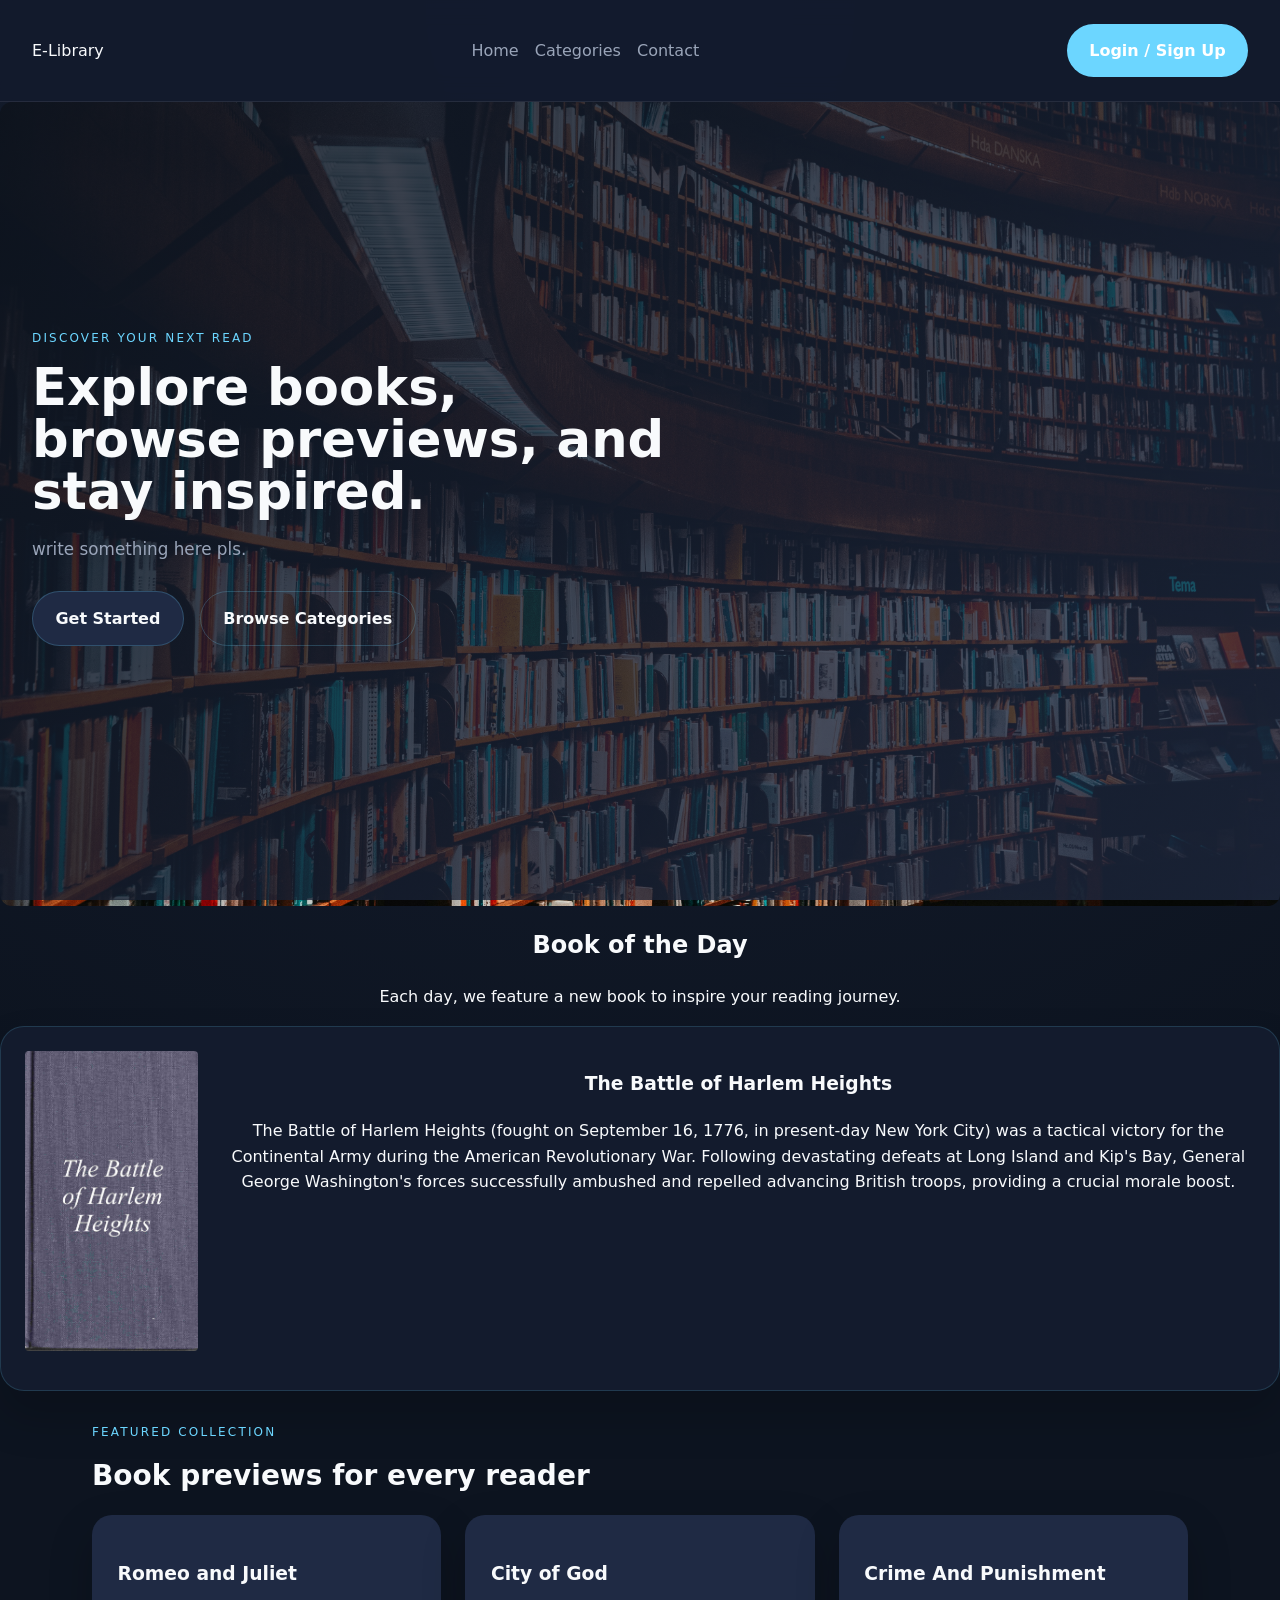
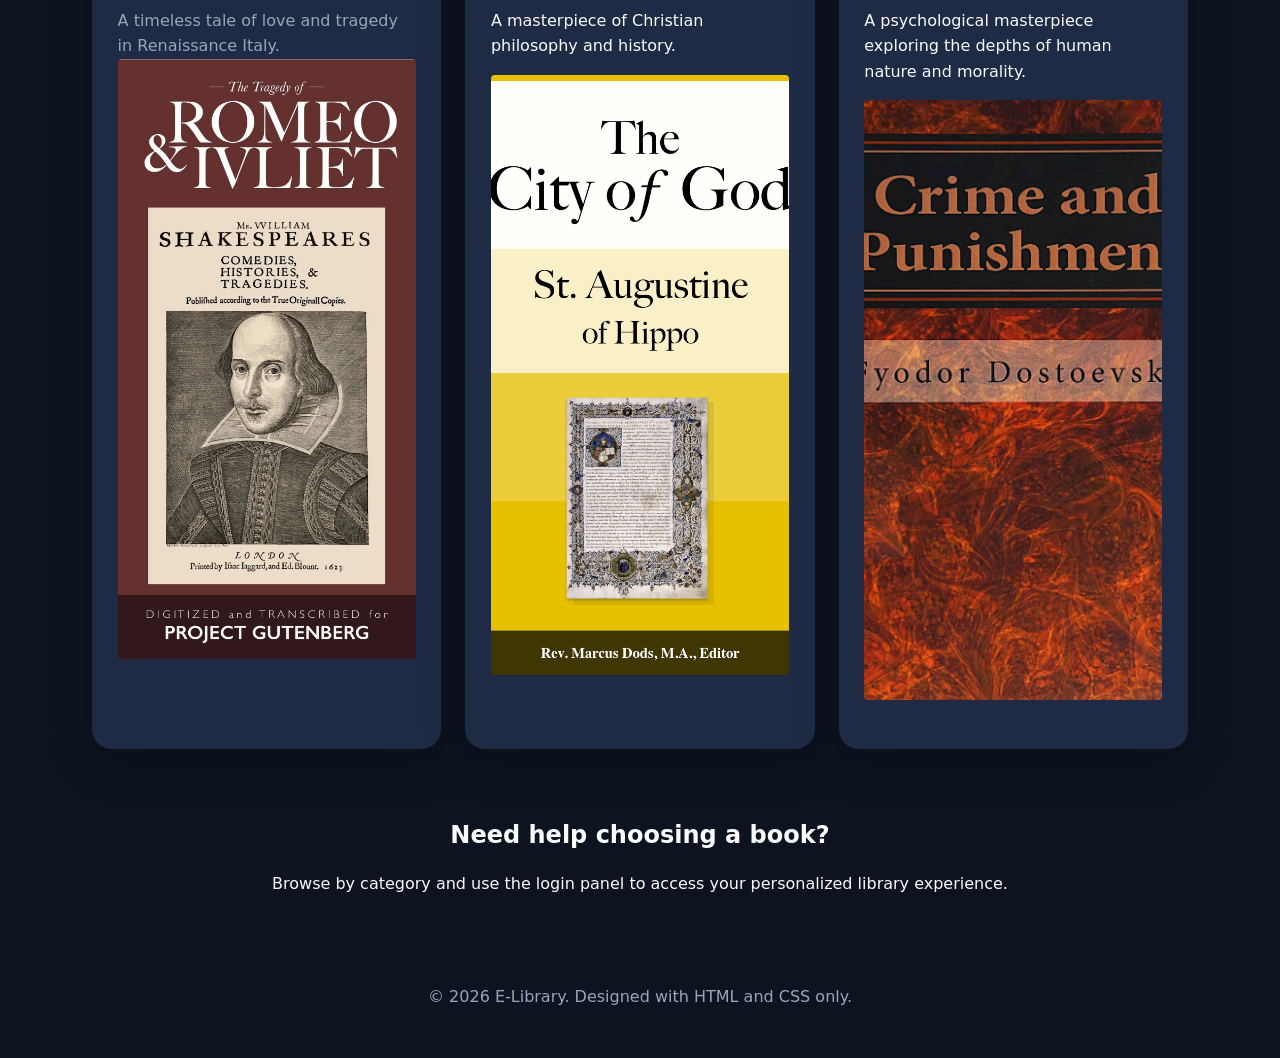
<file: index.html>
<!DOCTYPE html>
<!-- E-Library homepage -->
<html lang="en">
<head>
  <meta charset="UTF-8">
  <meta name="viewport" content="width=device-width, initial-scale=1.0">
  <title>E-Library Homepage</title>
  <link rel="stylesheet" href="styles.css">
</head>
<body>
  <header class="site-header">
    <div class="brand">
      <span class="site-name">E-Library</span>
    </div>
    <nav class="site-nav">
      <a href="#home">Home</a>
      <a href="categories.html">Categories</a>
      <a href="contacts.html">Contact</a>
    </nav>
    <label for="auth-toggle" class="button button-primary">Login / Sign Up</label>
  </header>

  <main>
    <!-- Hero section introducing the main site message -->
    <section class="hero" id="home">
      <div class="hero-copy">
        <p class="eyebrow">Discover your next read</p>
        <h1>Explore books, browse previews, and stay inspired.</h2>
        <p class="hero-text">write something here pls.</p>
        <div class="hero-actions">
          <label for="auth-toggle" class="button button-secondary">Get Started</label>
          <a href="categories.html" class="button button-ghost">Browse Categories</a>
        </div>
      </div>
      <div class="hero-image">
        <!-- Hero image container. CSS sets a min-height (320px) and responsive sizing for this area. -->
        <div class="book-shelf"></div>
      </div>
    </section>

    <!-- Login/signup modal toggle and dialog -->
    <input type="checkbox" id="auth-toggle" hidden>
    <div class="auth-modal">
      <div class="auth-card">
        <label for="auth-toggle" class="auth-close" title="Close">×</label>
        <div class="auth-header">
          <h2>Member Access</h2>
          <p>Login or sign up to save your favorite books.</p>
        </div>
        <div class="auth-tabs">
          <input type="radio" id="tab-login" name="auth-tab" checked hidden>
          <input type="radio" id="tab-signup" name="auth-tab" hidden>
          <div class="auth-switch">
            <label for="tab-login">Login</label>
            <label for="tab-signup">Sign Up</label>
          </div>
          <div class="auth-forms">
            <div class="auth-panel login-panel">
              <label for="tab-login" class="auth-panel-title">Login</label>
              <div class="input-group">
                <label>Email address</label>
                <input type="email" placeholder="you@example.com" required>
              </div>
              <div class="input-group">
                <label>Password</label>
                <input type="password" placeholder="Enter password" required>
              </div>
              <button class="button button-primary">Login</button>
            </div>
            <div class="auth-panel signup-panel">
              <label for="tab-signup" class="auth-panel-title">Sign Up</label>
              <div class="input-group">
                <label>Full name</label>
                <input type="text" placeholder="Your name" required>
              </div>
              <div class="input-group">
                <label>Email address</label>
                <input type="email" placeholder="you@example.com" required>
              </div>
              <div class="input-group">
                <label>Password</label>
                <input type="password" placeholder="Create password" required>
              </div>
              <button class="button button-primary">Create Account</button>
            </div>
          </div>
        </div>
      </div>
    </div>
    <div class="bookotd">
      <a href="pg78798-images.html">
      <h2>Book of the Day</h2>
      <p>Each day, we feature a new book to inspire your reading journey.</p>
      <div class="bookotd-card">
        <!-- Book cover image: keep filenames URL-safe and use descriptive alt text for accessibility. -->
        <img src="battle.jpg" alt="Book of the Day cover">
        <div class="bookotd-info">
          <h3>The Battle of Harlem Heights</h3>
          <p>The Battle of Harlem Heights (fought on September 16, 1776, in present-day New York City) was a tactical victory for the Continental Army during the American Revolutionary War. Following devastating defeats at Long Island and Kip's Bay, General George Washington's forces successfully ambushed and repelled advancing British troops, providing a crucial morale boost.</p>
        </a>
        </div>
      </div>  
    </div>

    <section class="books-panel" id="books">
      <div class="section-heading">
        <div>
          <p class="eyebrow">Featured Collection</p>
          <h2>Book previews for every reader</h2>
        </div>
      </div>
      <div class="book-flex">
        <a href="pg1513-images.html">
        <article class="feature-card">
          <h3>Romeo and Juliet</h3>
          <p>A timeless tale of love and tragedy in Renaissance Italy.</p>
          <img src="cover.jpg" alt="Book cover for Romeo and Juliet">
        </article>
        </a>
        <a href="pg45304-images.html">
        <article class="feature-card1">
          <h3>City of God</h3>
          <p>A masterpiece of Christian philosophy and history.</p>
          <img src="cog.jpg" alt="Book cover for City of God">
        </article>
        </a>
        <a href="pg2554-images.html">
        <article class="feature-card2">
          <h3>Crime And Punishment</h3>
          <p>A psychological masterpiece exploring the depths of human nature and morality.</p>
          <img src="crime.jpg" alt="Book cover for Crime And Punishment">
        </article>
        </a>
      </div>
    </section>

    

    <section class="info-section" id="contact">
      <h2>Need help choosing a book?</h2>
      <p>Browse by category and use the login panel to access your personalized library experience.</p>
    </section>
  </main>

  <footer class="site-footer">
    <p>© 2026 E-Library. Designed with HTML and CSS only.</p>
  </footer>
</body>
</html>
</file>
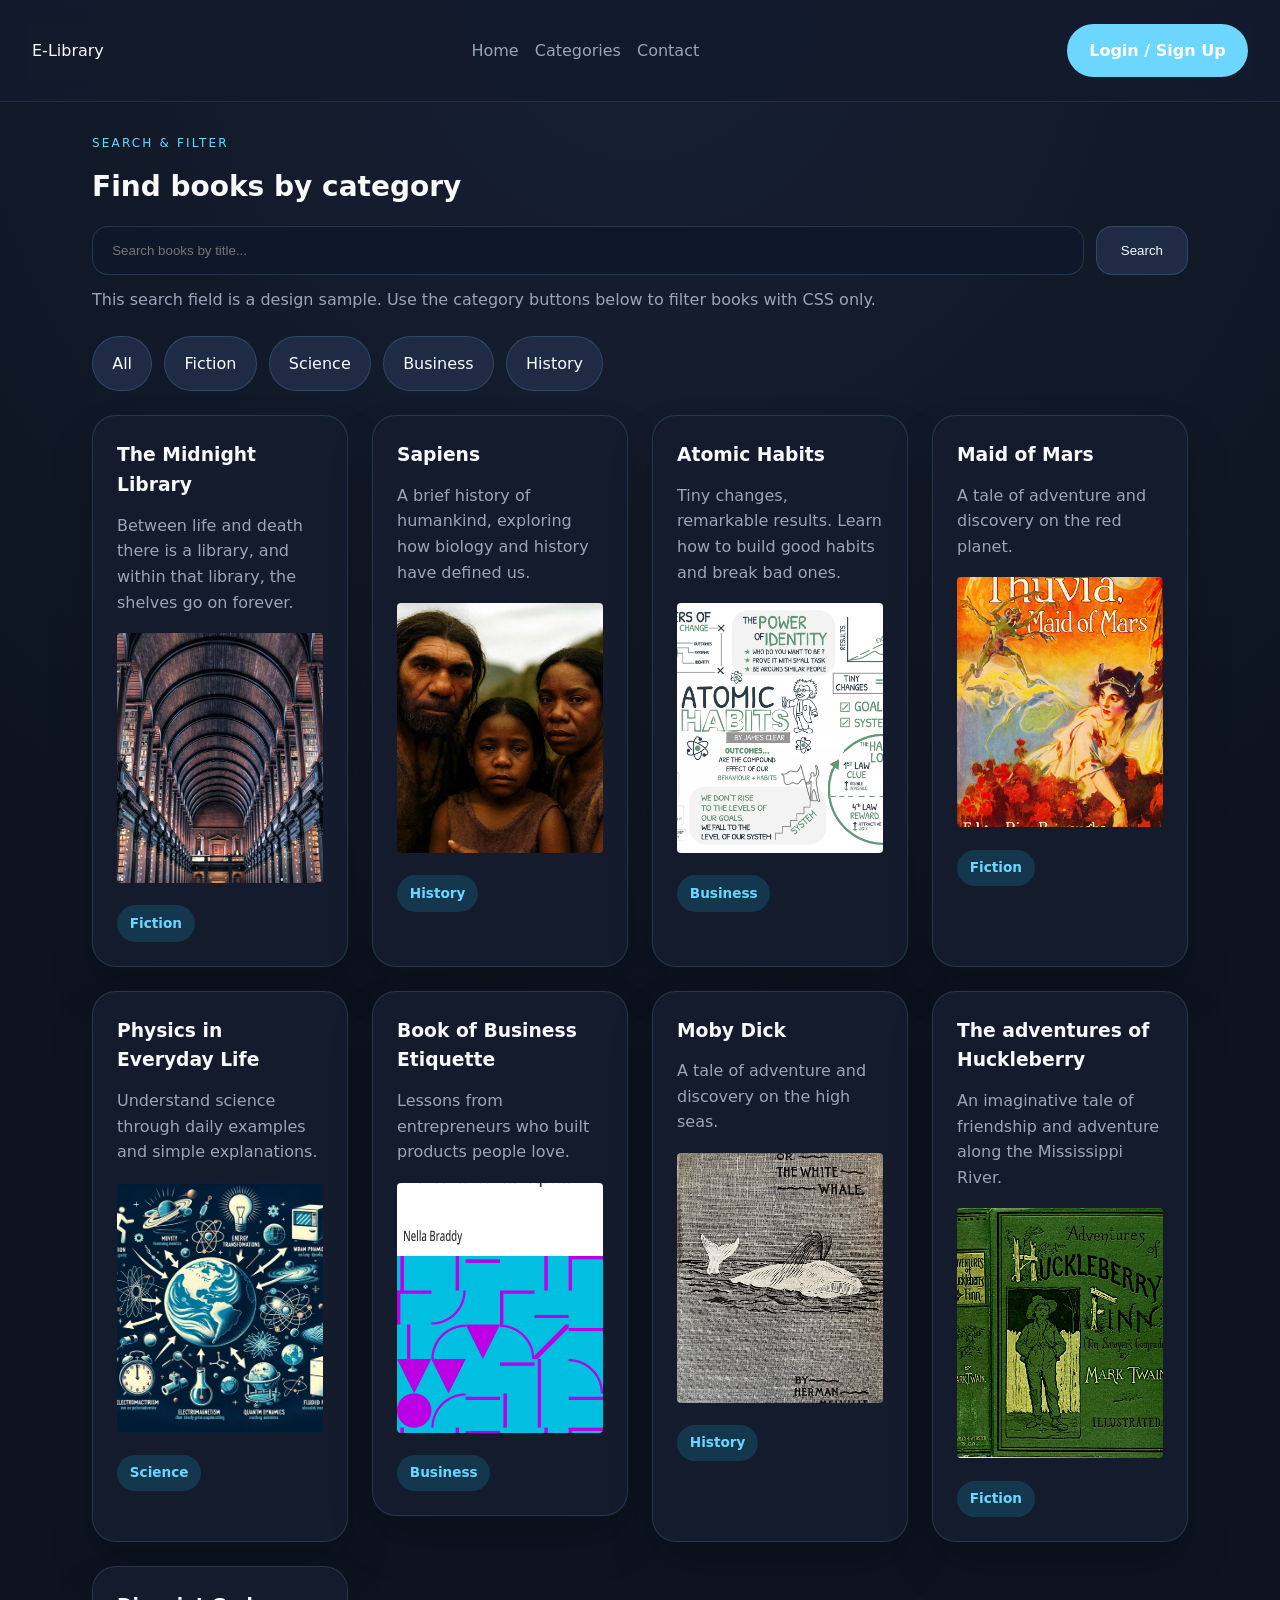
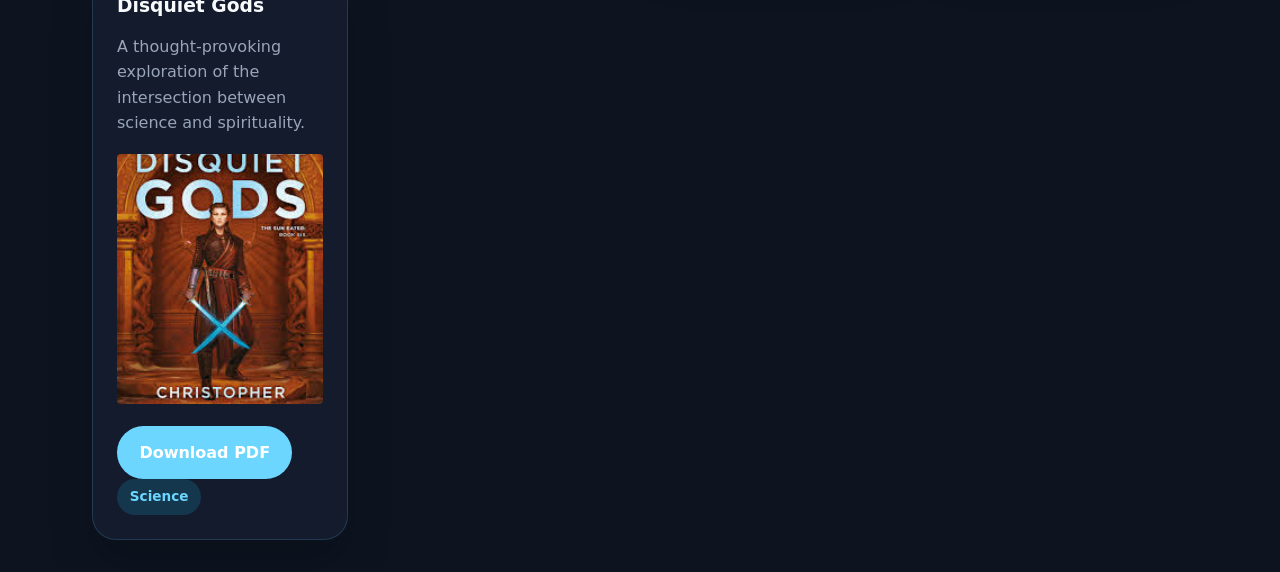
<file: categories.html>
<!DOCTYPE html>
<!-- E-Library categories page -->
<html lang="en">
<head>
  <meta charset="UTF-8">
  <meta name="viewport" content="width=device-width, initial-scale=1.0">
  <title>E-Library Homepage</title>
  <link rel="stylesheet" href="styles.css">
</head>
<body>
  <!-- Main site header with brand and navigation -->
  <header class="site-header">
    <div class="brand">
      <span class="site-name">E-Library</span>
    </div>
    <!-- Navigation links: each <a> uses `href` to navigate between pages -->
    <nav class="site-nav"> 
      <a href="index.html">Home</a>
      <a href="categories.html">Categories</a>
      <a href="contacts.html">Contact</a>
    </nav>
    <label for="auth-toggle" class="button button-primary">Login / Sign Up</label>
    
  </header>
  <!-- Hidden auth modal trigger and overlay -->
  <input type="checkbox" id="auth-toggle" hidden>
    <div class="auth-modal">
      <div class="auth-card">
        <label for="auth-toggle" class="auth-close" title="Close"></label>
        <div class="auth-header">
          <h2>Member Access</h2>
          <p>Login or sign up to save your favorite books.</p>
        </div>
        <!-- Tabbed panels: hidden radio inputs control which panel is visible via CSS selectors -->
        <div class="auth-tabs">
          <input type="radio" id="tab-login" name="auth-tab" checked hidden>
          <input type="radio" id="tab-signup" name="auth-tab" hidden>
          <div class="auth-switch">
            <label for="tab-login">Login</label>
            <label for="tab-signup">Sign Up</label>
          </div>
          <div class="auth-forms">
            <div class="auth-panel login-panel">
              <label for="tab-login" class="auth-panel-title">Login</label>
              <div class="input-group">
                <label>Email address</label>
                <input type="email" placeholder="you@example.com" required>
              </div>
              <div class="input-group">
                <label>Password</label>
                <input type="password" placeholder="Enter password" required>
              </div>
              <button class="button button-primary">Login</button>
            </div>
            <div class="auth-panel signup-panel">
              <label for="tab-signup" class="auth-panel-title">Sign Up</label>
              <div class="input-group">
                <label>Full name</label>
                <input type="text" placeholder="Your name" required>
              </div>
              <div class="input-group">
                <label>Email address</label>
                <input type="email" placeholder="you@example.com" required>
              </div>
              <div class="input-group">
                <label>Password</label>
                <input type="password" placeholder="Create password" required>
              </div>
              <button class="button button-primary">Create Account</button>
            </div>
          </div>
        </div>
      </div>
    </div>
  <!-- Category search/filter section follows -->
  <section class="search-section" id="filter">
      <div class="section-heading">
        <div>
          <p class="eyebrow">Search & filter</p>
          <h2>Find books by category</h2>
        </div>
      </div>
      <div class="search-box">
        <input type="text" placeholder="Search books by title..." disabled>
        <button disabled>Search</button>
      </div>
      <p class="search-note">This search field is a design sample. Use the category buttons below to filter books with CSS only.</p>

      <div class="filter-area">
        <!-- Hidden radio inputs paired with labels below implement CSS-only filtering. -->
        <!-- `id` on inputs matches `for` on labels to toggle filters. -->
        <input type="radio" name="book-filter" id="filter-all" checked hidden>
        <input type="radio" name="book-filter" id="filter-fiction" hidden>
        <input type="radio" name="book-filter" id="filter-science" hidden>
        <input type="radio" name="book-filter" id="filter-business" hidden>
        <input type="radio" name="book-filter" id="filter-history" hidden>

        <div class="filter-buttons">
          <label for="filter-all" class="filter-button">All</label>
          <label for="filter-fiction" class="filter-button">Fiction</label>
          <label for="filter-science" class="filter-button">Science</label>
          <label for="filter-business" class="filter-button">Business</label>
          <label for="filter-history" class="filter-button">History</label>
        </div>

        <div class="book-grid">
          <a href="midknightlibrary.pdf">
          <article class="book-card category-fiction">
          <h3>The Midnight Library</h3>
          <p>Between life and death there is a library, and within that library, the shelves go on forever.</p>
          <img src="midnight-library.jpg" alt="Cover of The Midnight Library">
          <span class="book-tag">Fiction</span>
          </article>
          </a>

          <article class="book-card category-history">
          <h3>Sapiens</h3>
          <p>A brief history of humankind, exploring how biology and history have defined us.</p>
          <img src="sapiens.jpg" alt="Cover of Sapiens">
          <span class="book-tag">History</span>
          </article>

          <article class="book-card category-business">
          <h3>Atomic Habits</h3>
          <p>Tiny changes, remarkable results. Learn how to build good habits and break bad ones.</p>
          <img src="atomic-habits.jpg" alt="Cover of Atomic Habits">
          <span class="book-tag">Business</span>
          </article>
          
          <article class="book-card category-fiction">
            <h3>Maid of Mars</h3>
            <p>A tale of adventure and discovery on the red planet.</p>
            <img src="Maid of mars.jpg.jpeg" alt="Book cover for Maid of Mars">
            <span class="book-tag">Fiction</span>
          </article>
          
          <article class="book-card category-science">
            <h3>Physics in Everyday Life</h3>
            <p>Understand science through daily examples and simple explanations.</p>
            <img src="physicseveryday.jpg" alt="Book cover for Physics in Everyday Life">
            <span class="book-tag">Science</span>
          </article>
          
          <a href="pg23025-images.html">
            <article class="book-card category-business">
            <h3>Book of Business Etiquette</h3>
            <p>Lessons from entrepreneurs who built products people love.</p>
            <img src="bookofbusiness.jpg.png" alt="Book cover for Book of Business Etiquette">
            <span class="book-tag">Business</span>
          </article>
          </a>
          
          <article class="book-card category-history">
            <h3>Moby Dick</h3>
            <p>A tale of adventure and discovery on the high seas.</p>
            <img src="Moby Dick.jpg.jpeg" alt="Book cover for Moby Dick">
            <span class="book-tag">History</span>
          </article>
          
          <article class="book-card category-fiction">
            <h3>The adventures of Huckleberry</h3>
            <p>An imaginative tale of friendship and adventure along the Mississippi River.</p>
            <img src="The adventures of Huckleberry.jpg.jpeg" alt="Book cover for The adventures of Huckleberry">
            <span class="book-tag">Fiction</span>
          </article>
          
          <article class="book-card category-science">
            <h3>Disquiet Gods</h3>
            <p>A thought-provoking exploration of the intersection between science and spirituality.</p>
            <img src="Disquiet gods.jpg" alt="Book cover for Disquiet Gods">
            <a href="_OceanofPDF.com_Disquiet_Gods_-_Christopher_Ruocchio" download class="button button-primary">
              Download PDF
            </a>
            <span class="book-tag">Science</span>
          </article>
        </div>
      </div>
    </section>
</body>
</html>
</file>
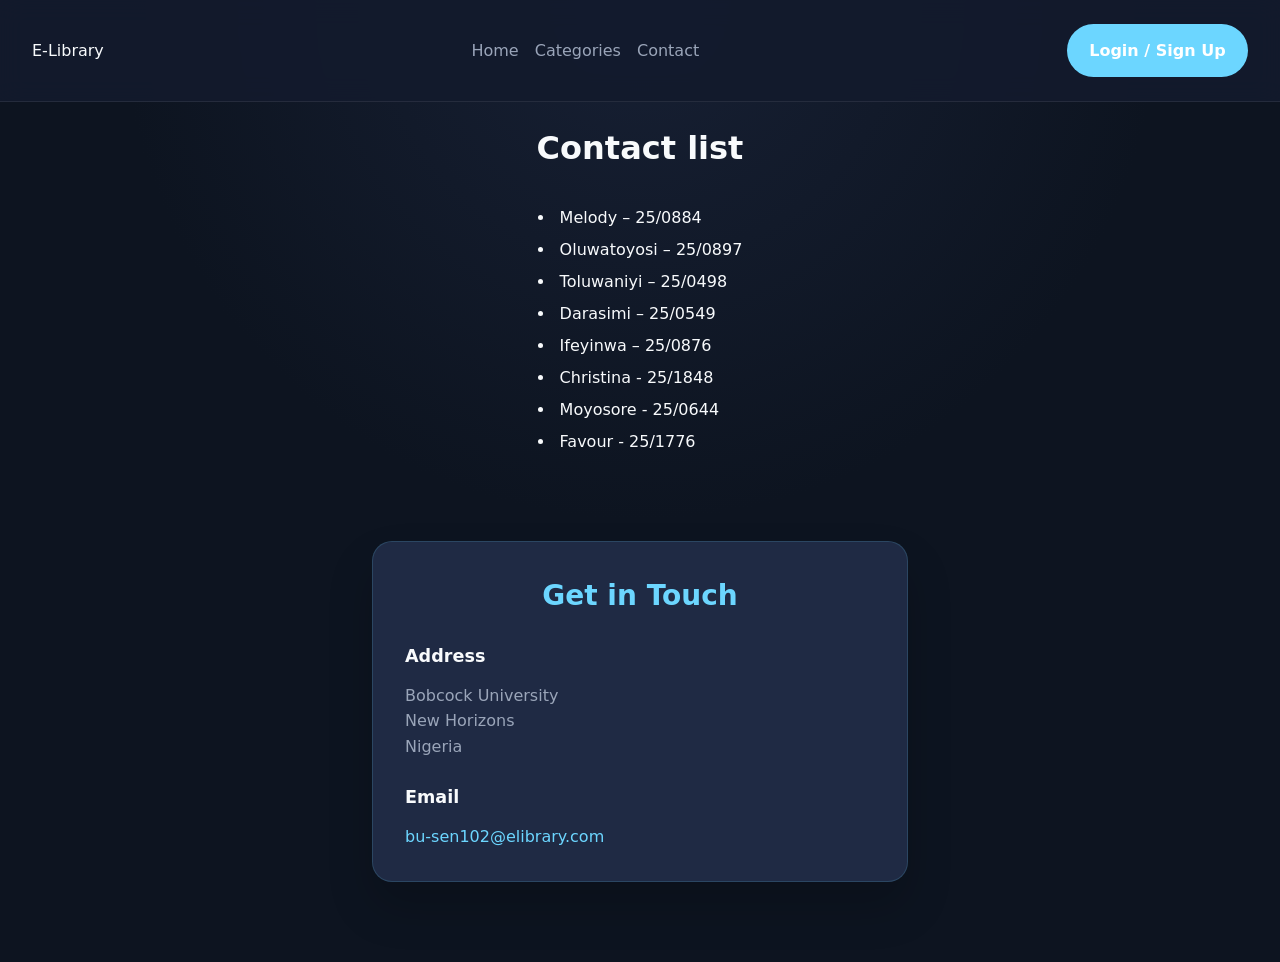
<file: contacts.html>
<!DOCTYPE html>
<!-- E-Library contact page -->
<html lang="en">
<head>
  <meta charset="UTF-8">
  <meta name="viewport" content="width=device-width, initial-scale=1.0">
  <title>E-Library Homepage</title>
  <link rel="stylesheet" href="Stylecontacts.css">
  <!-- Uses `Stylecontacts.css` for contact page styles. Note: filename case may matter on some servers. -->
</head>
<body>
  <!-- Contact page header and navigation -->
  <header class="site-header">
    <div class="brand">
      <span class="site-name">E-Library</span>
    </div>
    <nav class="site-nav">
      <a href="index.html">Home</a>  
      <a href="categories.html">Categories</a>
      <a href="contacts.html">Contact</a>
    </nav>
    <label for="auth-toggle" class="button button-primary">Login / Sign Up</label>
  </header>
  <input type="checkbox" id="auth-toggle" hidden>
    <div class="auth-modal">
      <div class="auth-card">
        <label for="auth-toggle" class="auth-close" title="Close">×</label>
        <div class="auth-header">
          <h2>Member Access</h2>
          <p>Login or sign up to save your favorite books.</p>
          <!-- Tabbed login and signup panels -->
        </div>
        <div class="auth-tabs">
          <input type="radio" id="tab-login" name="auth-tab" checked hidden>
          <input type="radio" id="tab-signup" name="auth-tab" hidden>
          <div class="auth-switch">
            <label for="tab-login">Login</label>
            <label for="tab-signup">Sign Up</label>
          </div>
          <div class="auth-forms">
            <div class="auth-panel login-panel">
              <label for="tab-login" class="auth-panel-title">Login</label>
              <div class="input-group">
                <label>Email address</label>
                <input type="email" placeholder="you@example.com" required>
              </div>
              <div class="input-group">
                <label>Password</label>
                <input type="password" placeholder="Enter password" required>
              </div>
              <button class="button button-primary">Login</button>
            </div>
            <div class="auth-panel signup-panel">
              <label for="tab-signup" class="auth-panel-title">Sign Up</label>
              <div class="input-group">
                <label>Full name</label>
                <input type="text" placeholder="Your name" required>
              </div>
              <div class="input-group">
                <label>Email address</label>
                <input type="email" placeholder="you@example.com" required>
              </div>
              <div class="input-group">
                <label>Password</label>
                <input type="password" placeholder="Create password" required>
              </div>
              <button class="button button-primary">Create Account</button>
            </div>
          </div>
        </div>
      </div>
    </div>
  <!-- Simple contact header placeholder -->
  <div class="class-header">
    <h1>Contact list</h1>
  </div>
  <section class="contact-list">
    <ul>
      <li>Melody – 25/0884</li>
      <li>Oluwatoyosi – 25/0897</li>
      <li>Toluwaniyi – 25/0498</li>
      <li>Darasimi – 25/0549</li>
      <li>Ifeyinwa – 25/0876</li>
      <li>Christina - 25/1848</li>
      <li>Moyosore - 25/0644</li>
      <li>Favour - 25/1776</li>
    </ul>
  </section>

  <!-- Contact Information Box -->
  <section class="contact-info-box">
    <div class="info-container">
      <h2>Get in Touch</h2>
      <div class="info-item">
        <h3>Address</h3>
        <p>Bobcock University<br>New Horizons<br>Nigeria</p>
      </div>
      <div class="info-item">
        <h3>Email</h3>
        <p><a href="mailto:bu-sen102@elibrary.com">bu-sen102@elibrary.com</a></p>
      </div>
    </div>
  </section>
</body>
</html>
</file>
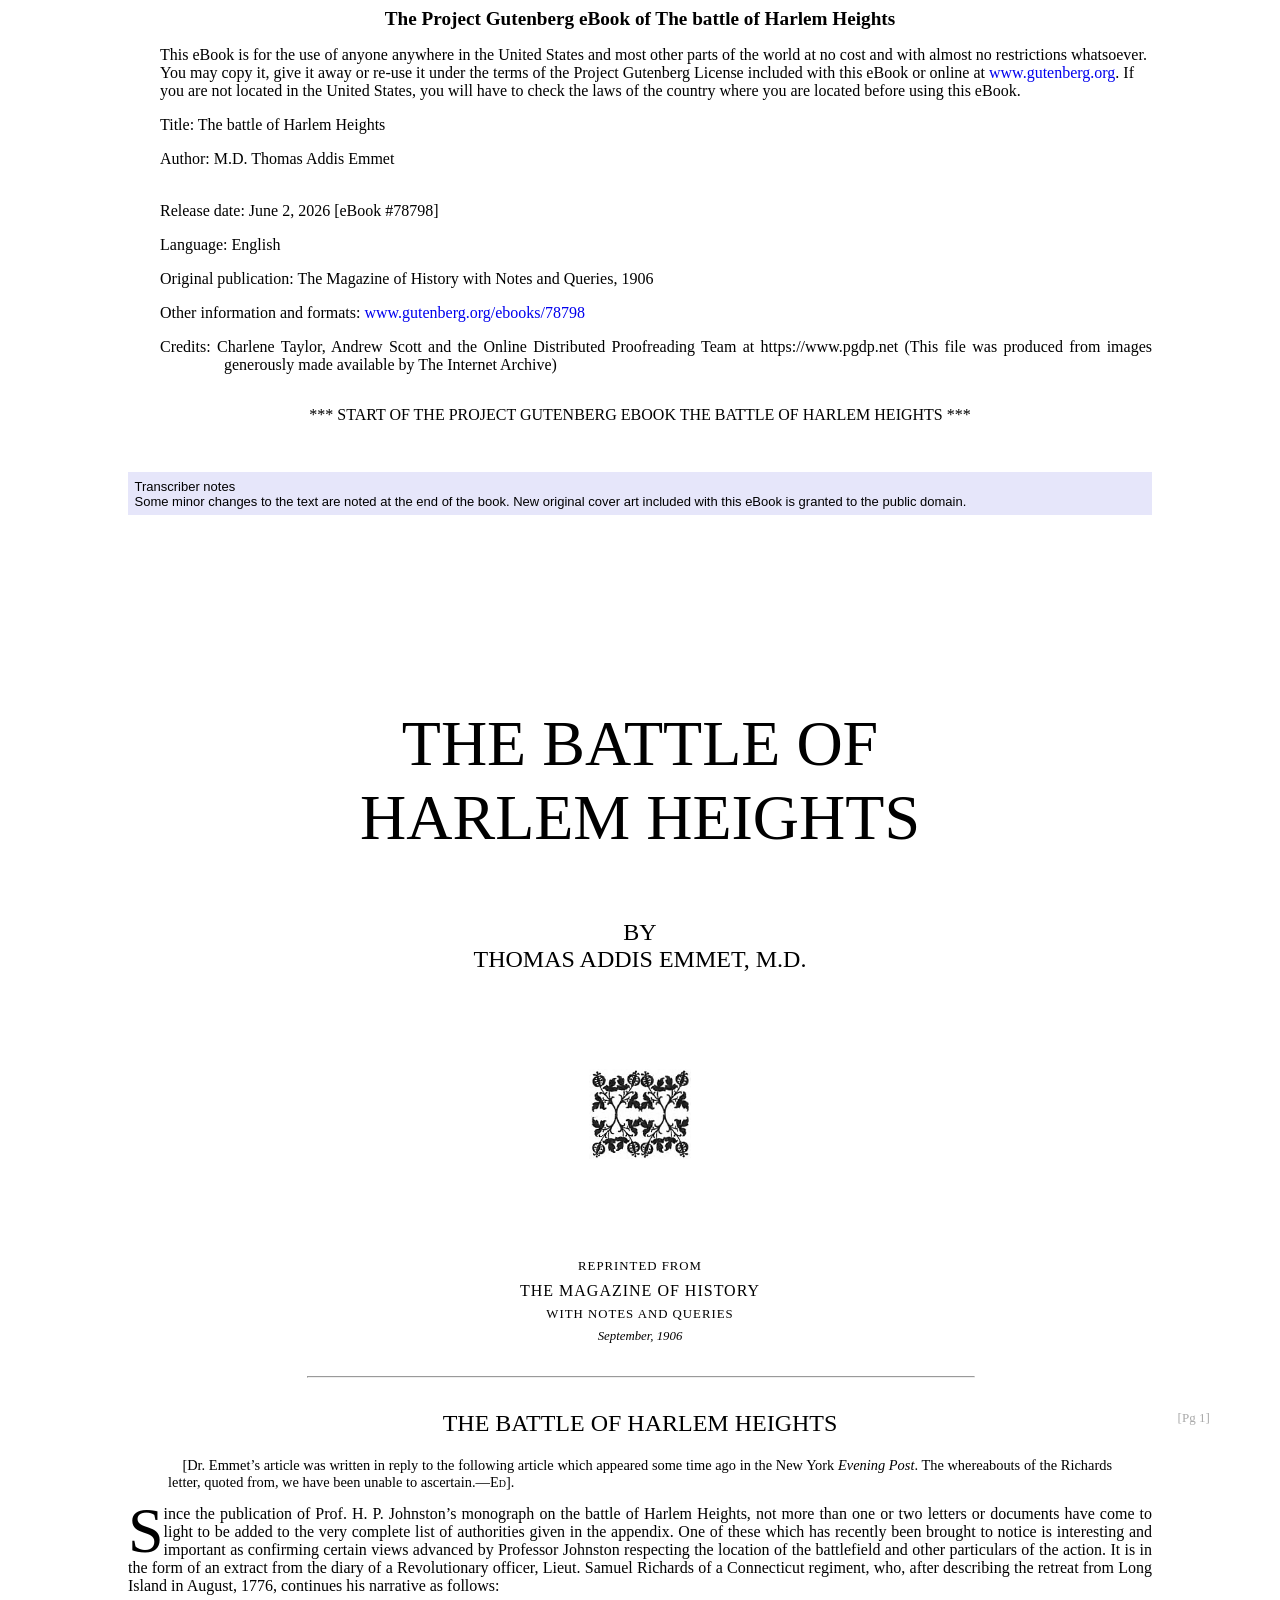
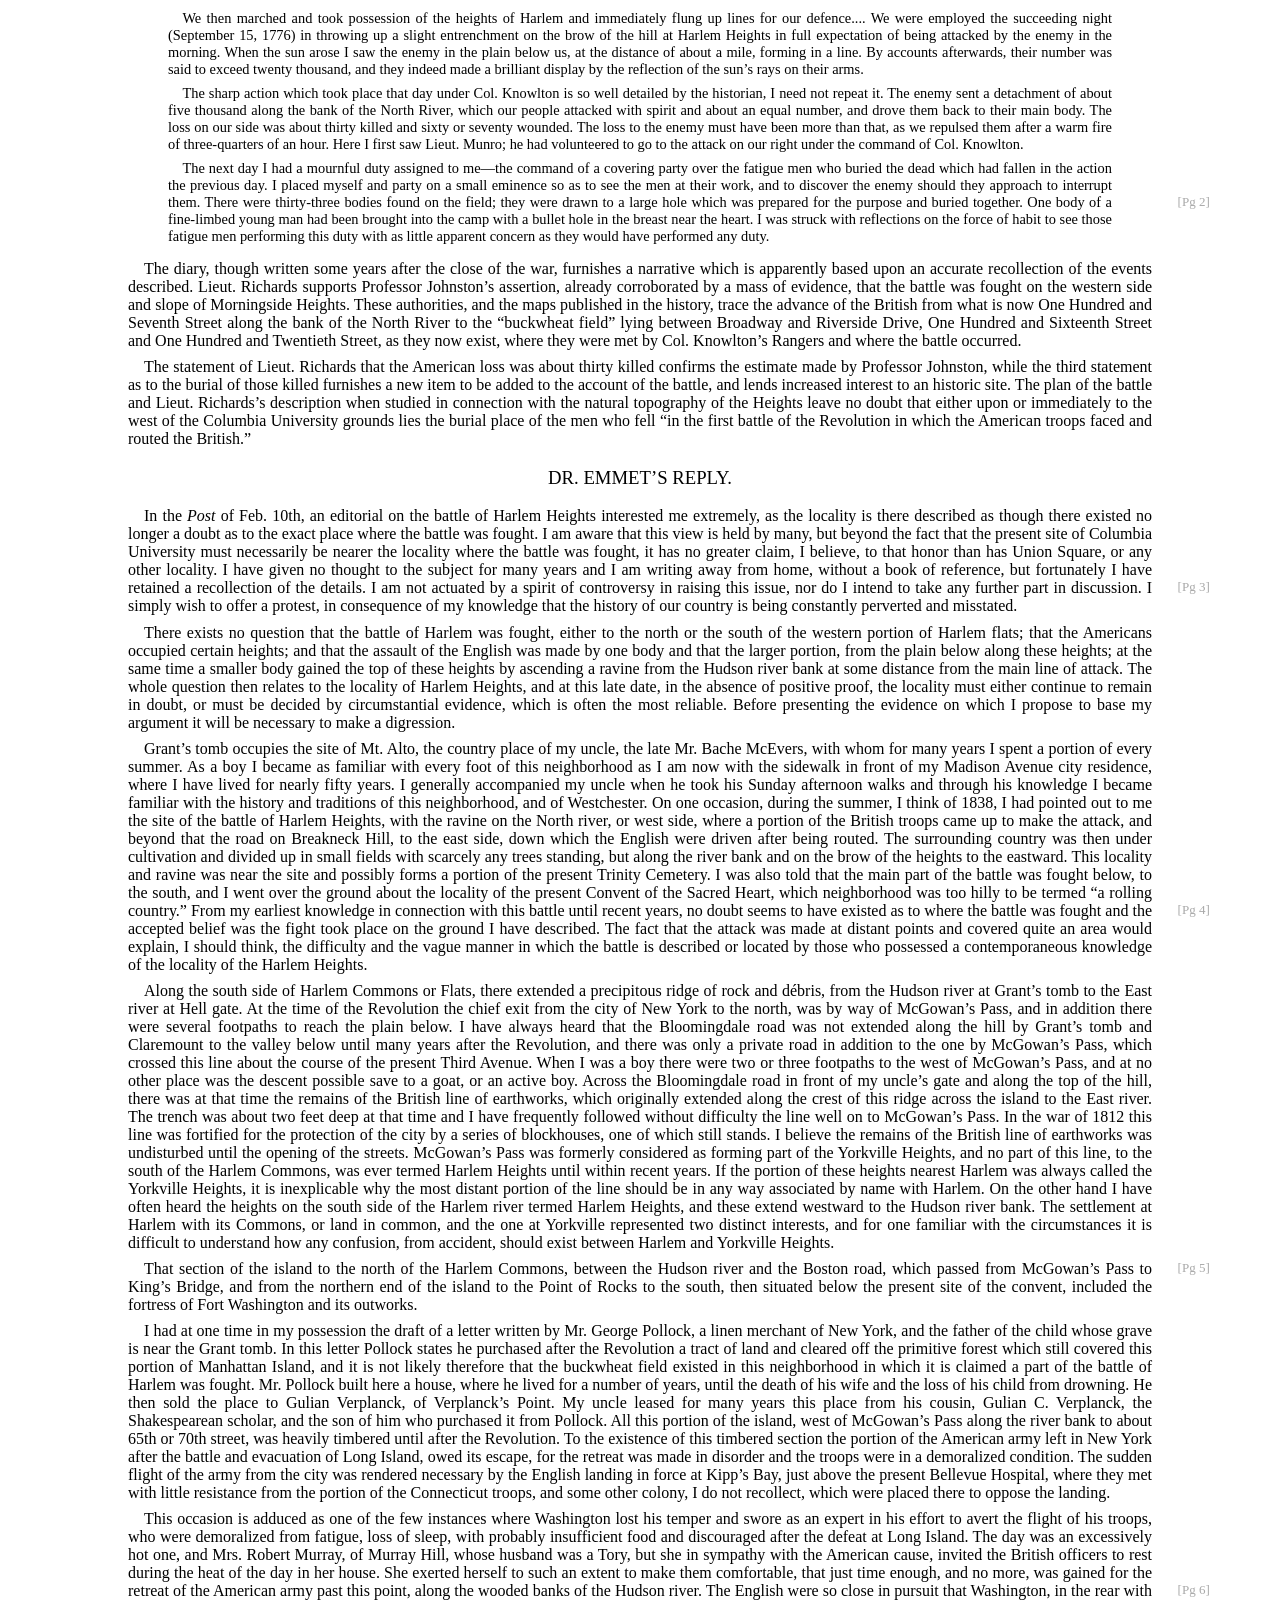
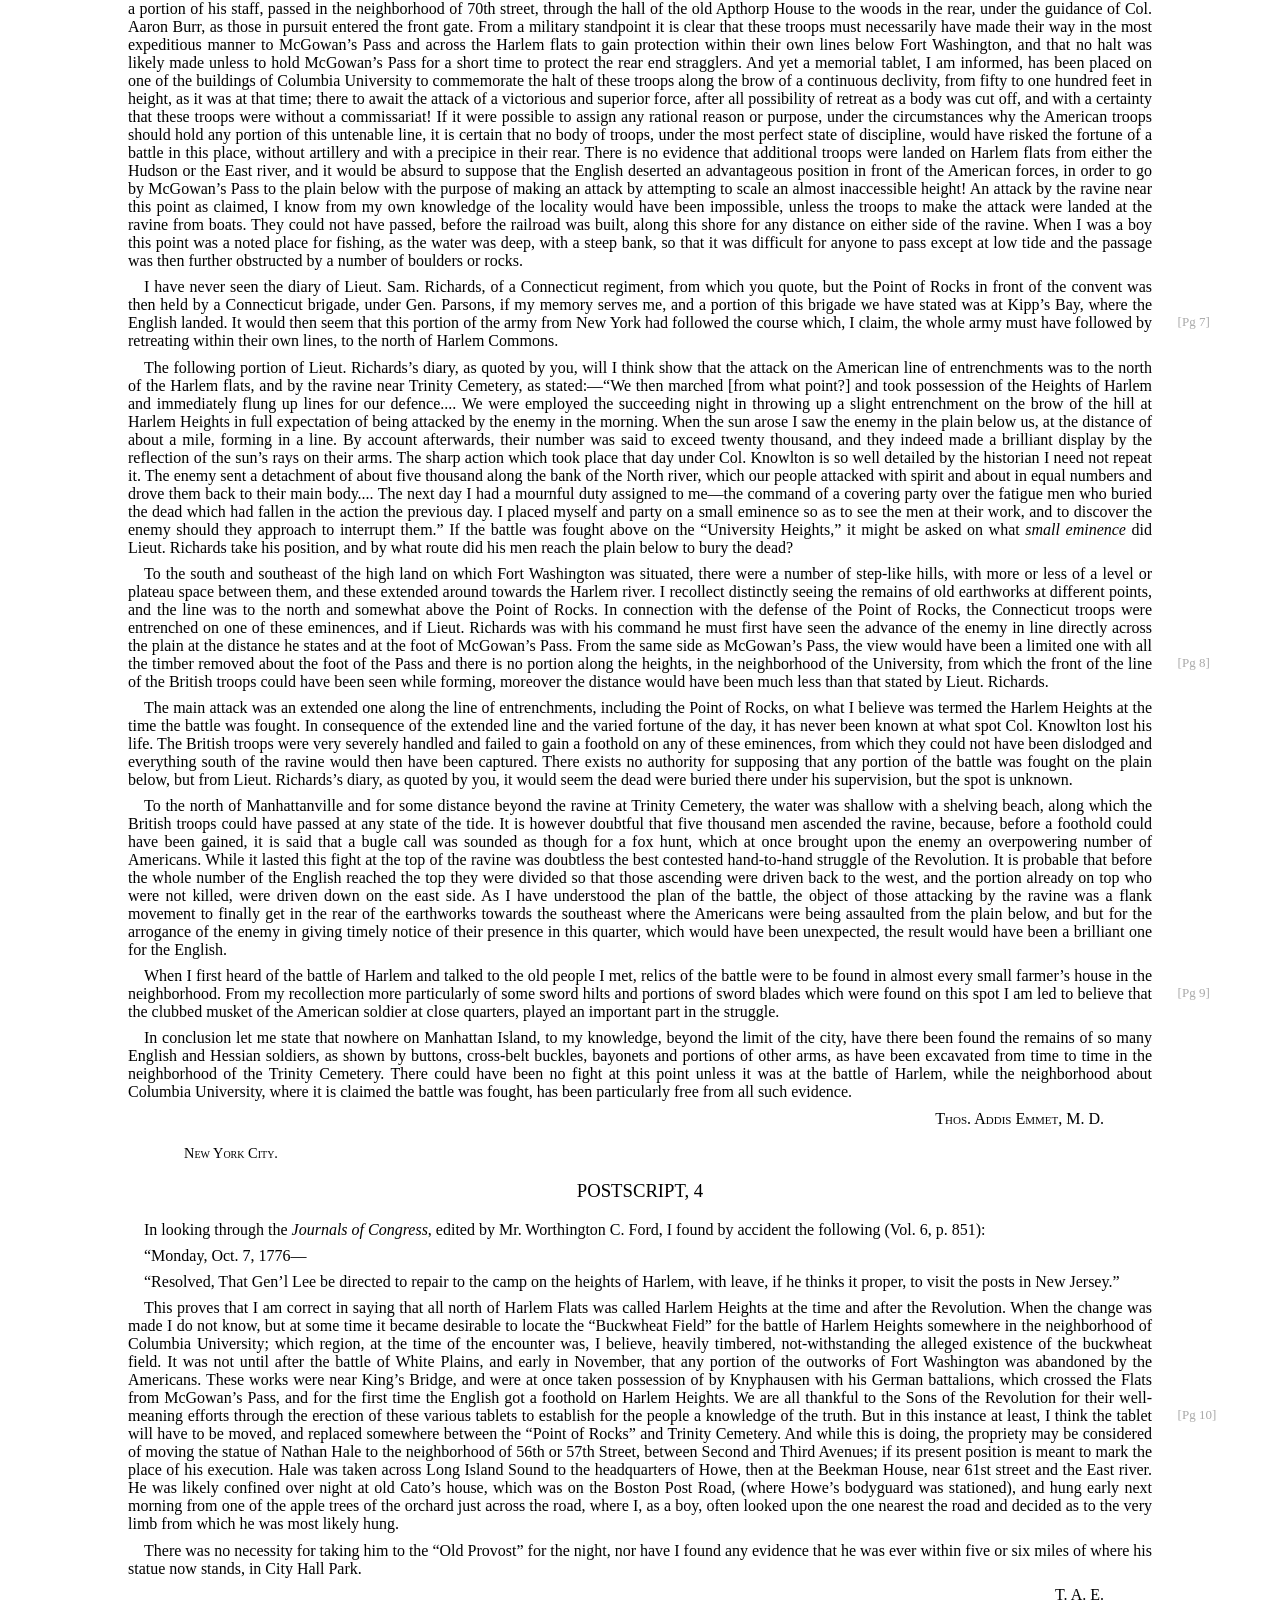
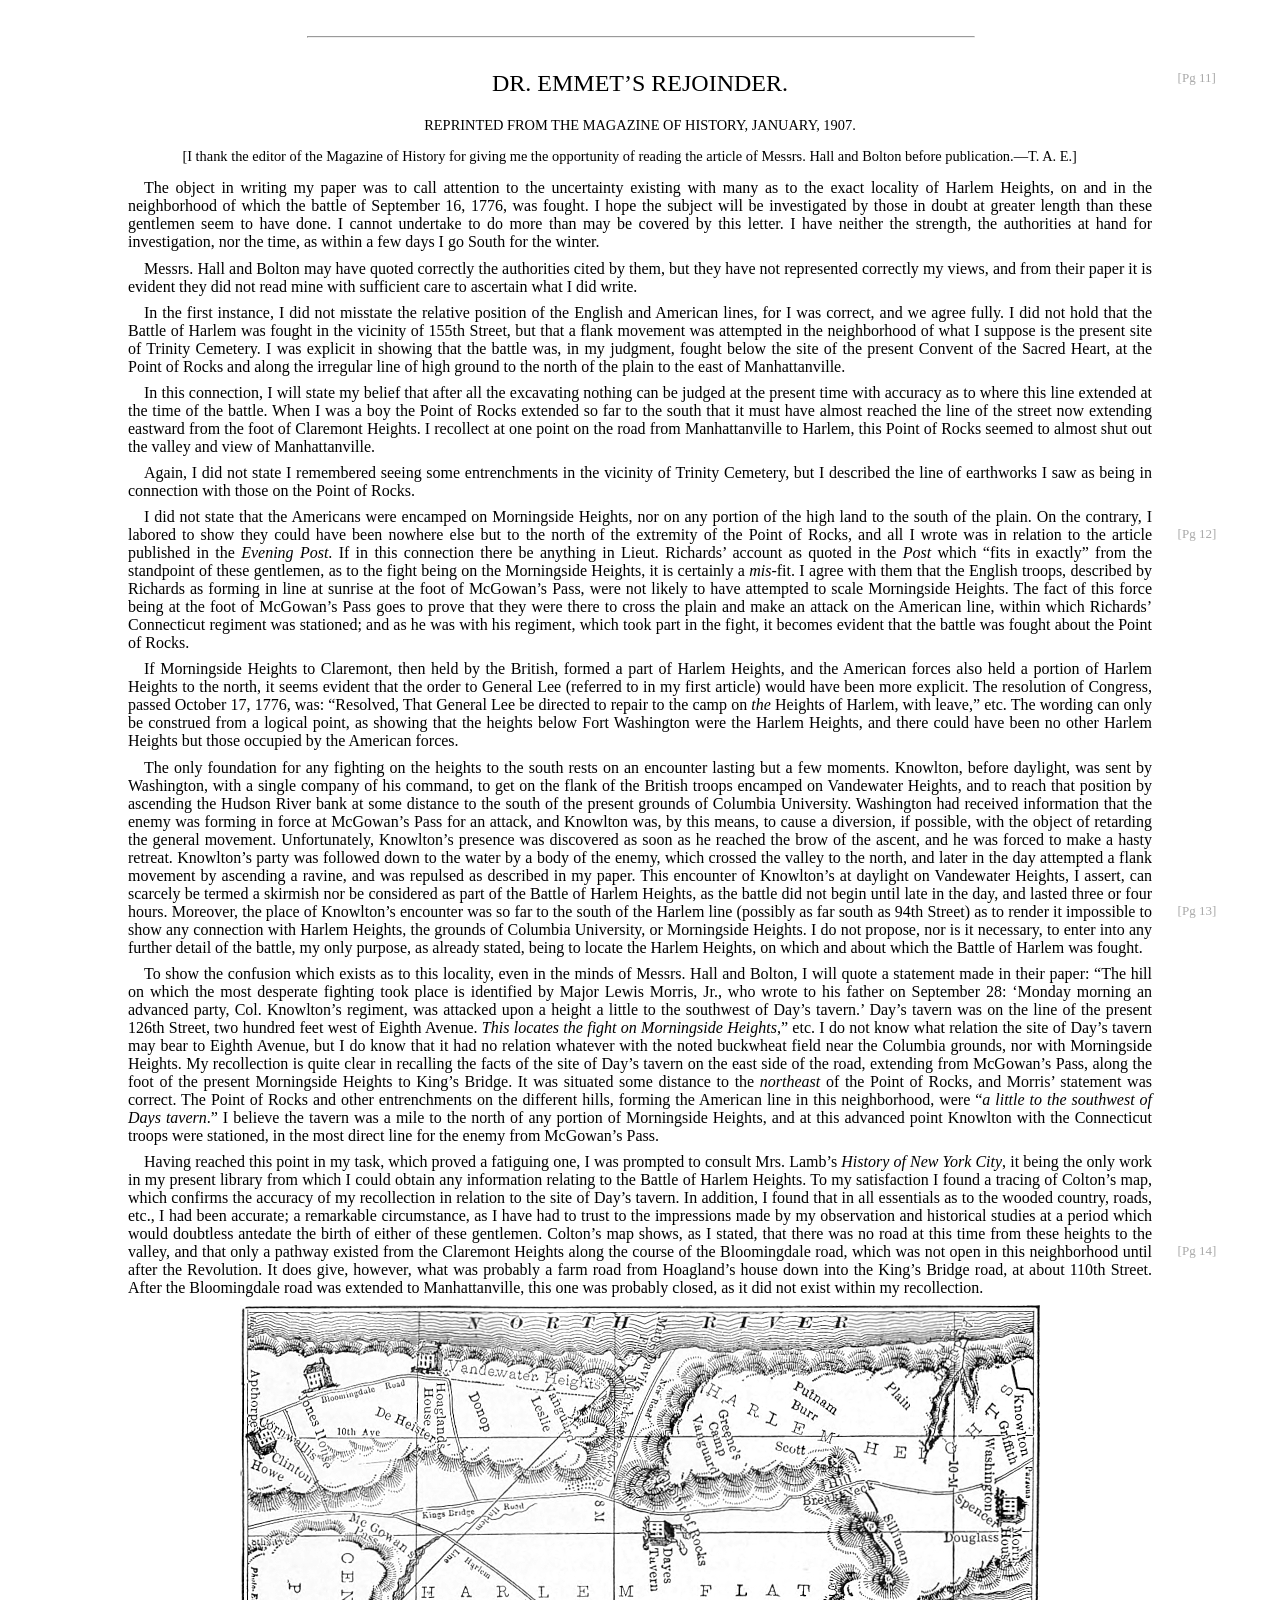
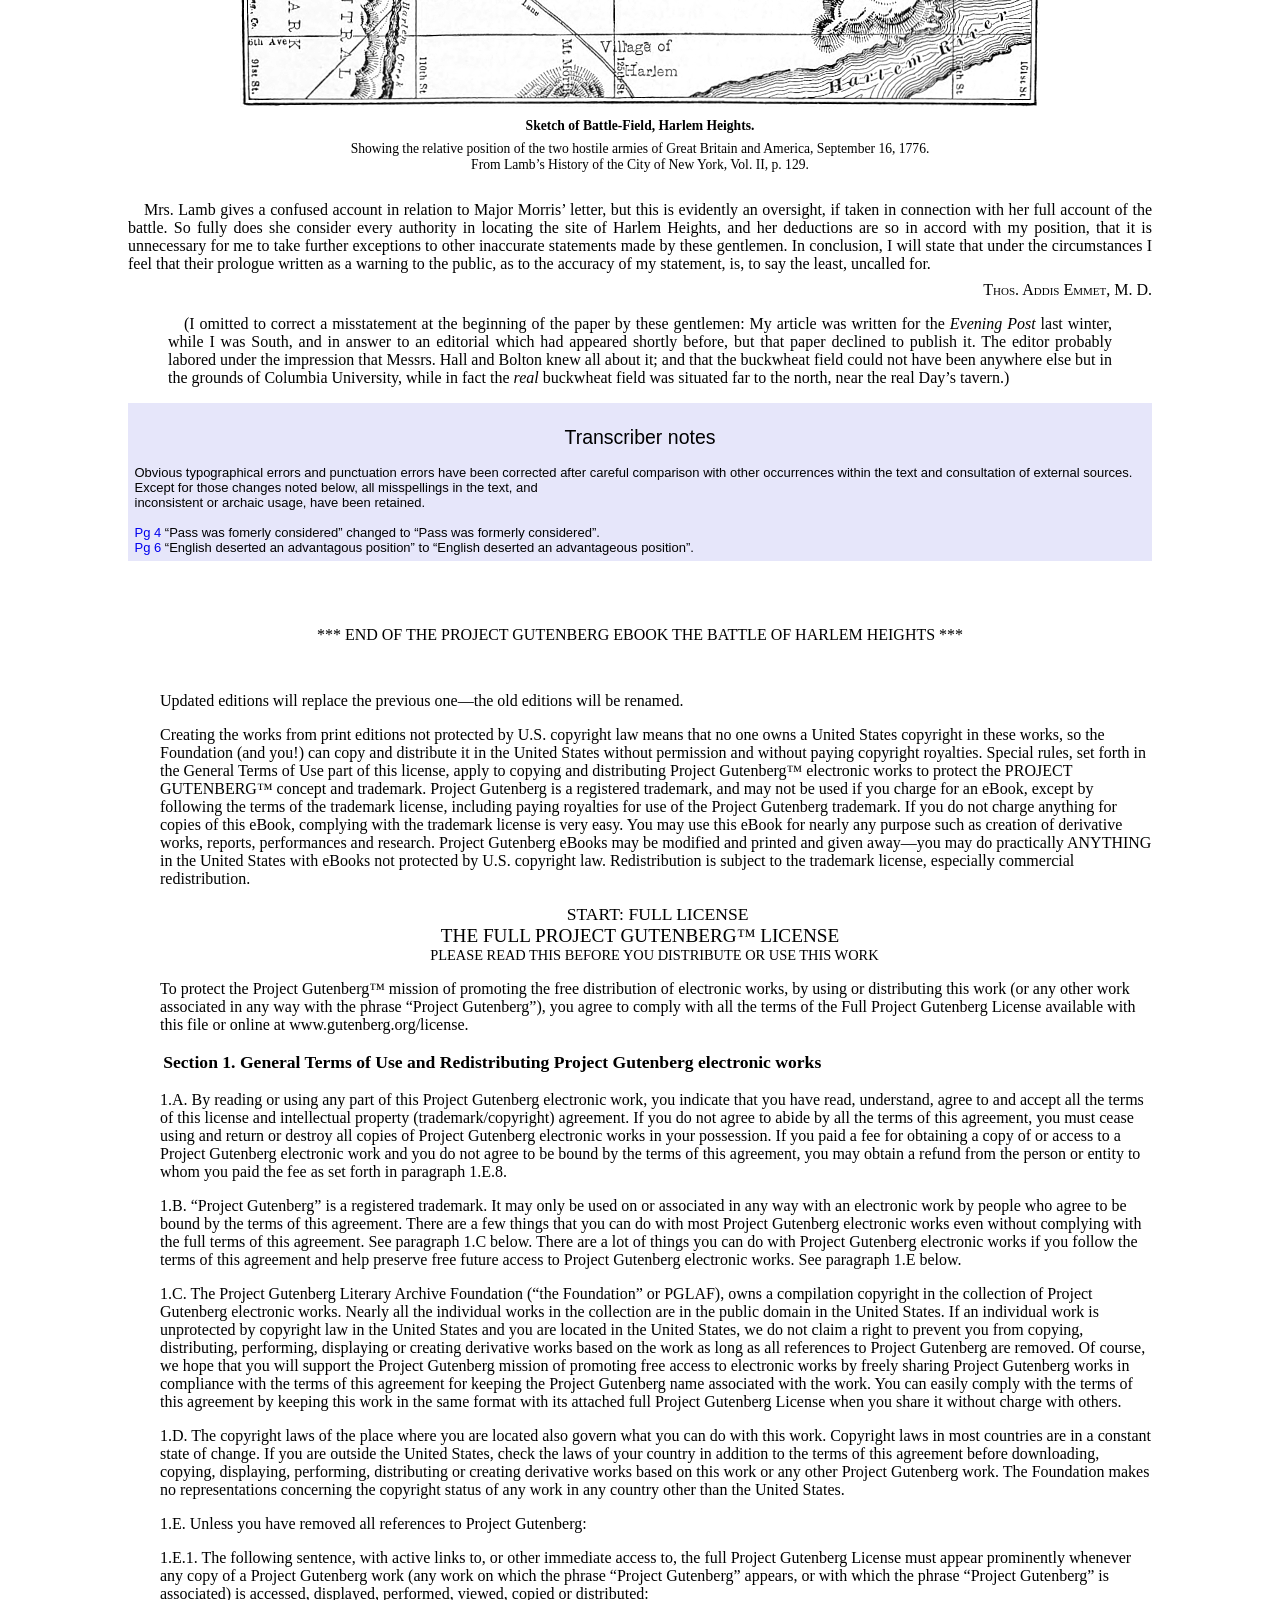
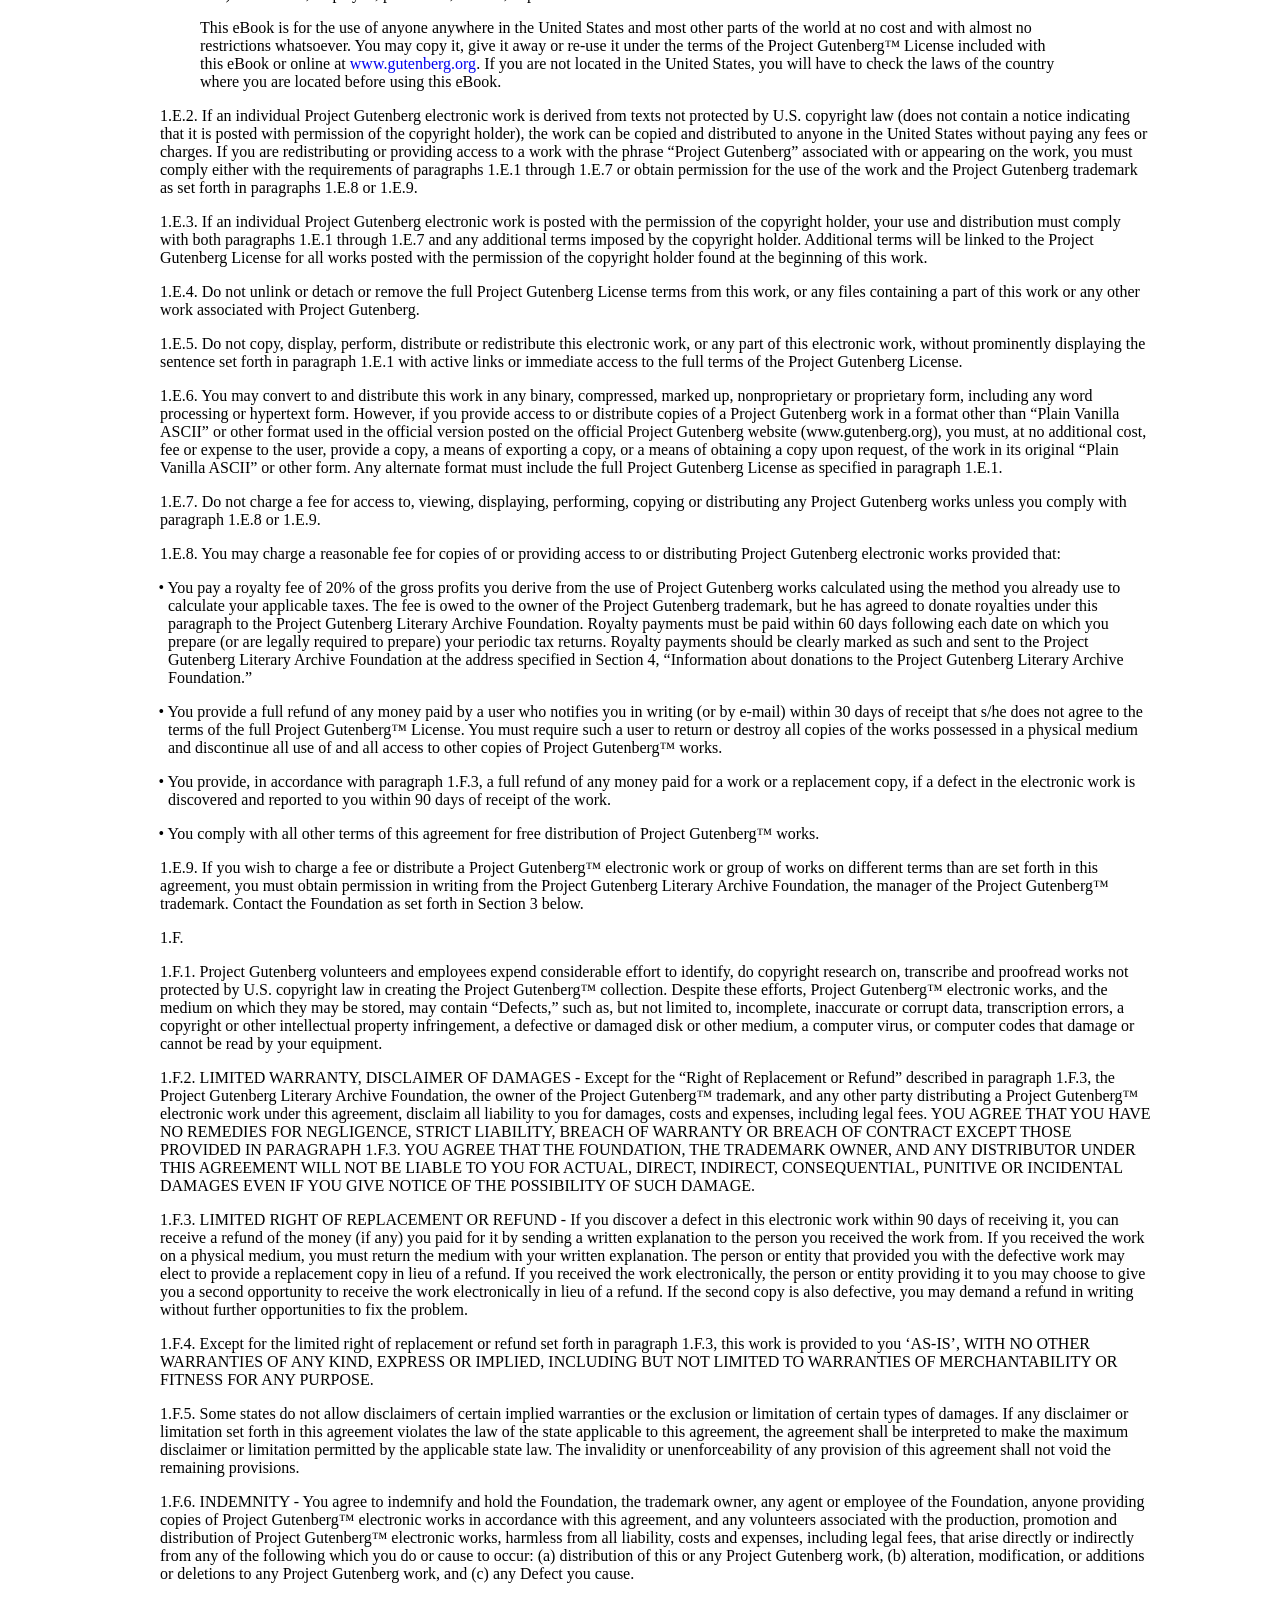
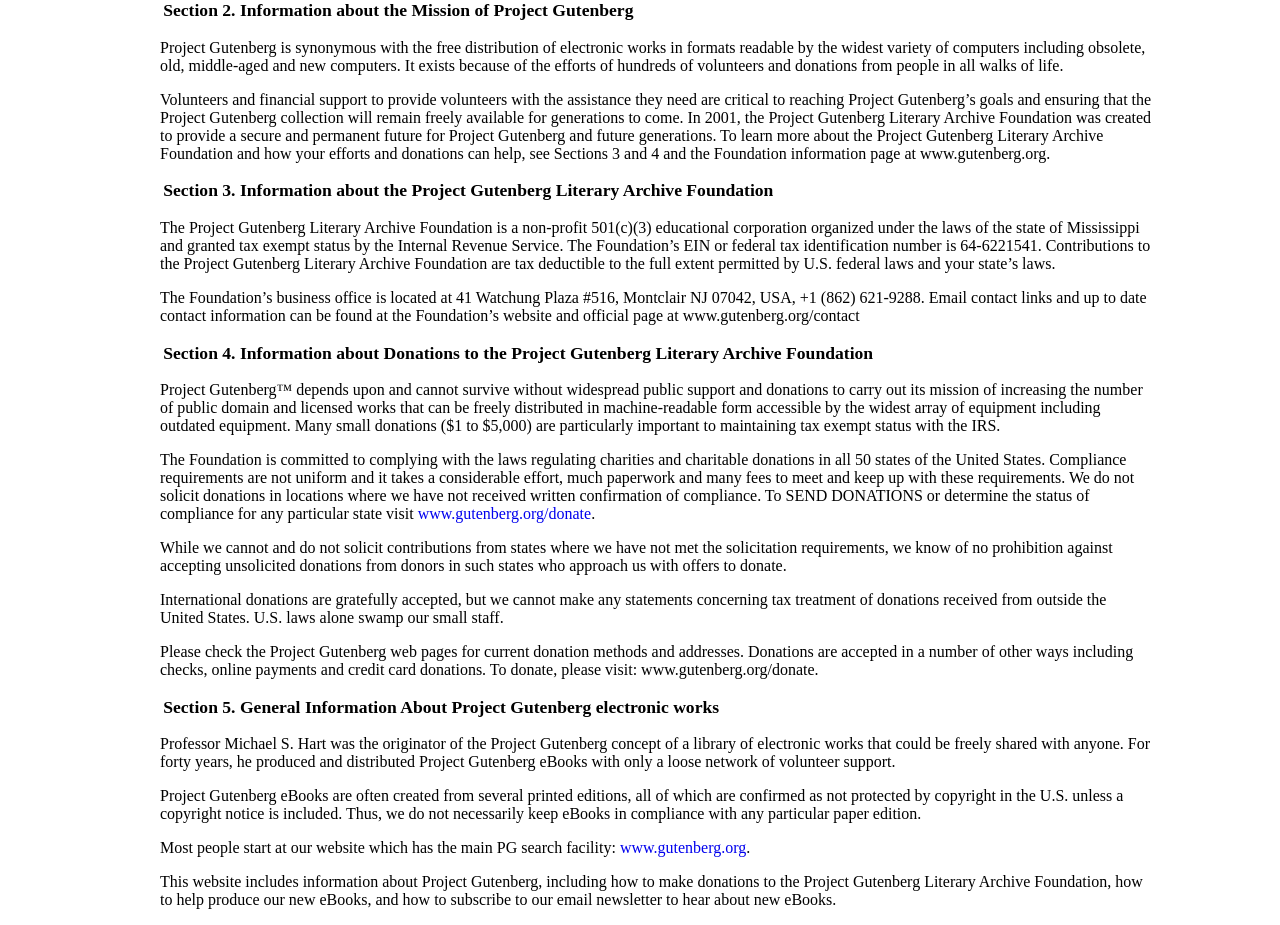
<file: pg78798-images.html>
<!DOCTYPE html>
<html lang="en"><head>
    <meta charset="utf-8"><style>
#pg-header div, #pg-footer div {
    all: inherit;
    display: block;
    margin-top: 1em;
    margin-bottom: 1em;
    margin-left: 2em;
}
#pg-footer div.agate {
    font-size: 90%;
    margin-top: 0;
    margin-bottom: 0;
    text-align: center;
}
#pg-footer li {
    all: initial;
    display: block;
    margin-top: 1em;
    margin-bottom: 1em;
    text-indent: -0.6em;
}
#pg-footer div.secthead {
    font-size: 110%;
    font-weight: bold;
}
#pg-footer #project-gutenberg-license {
    font-size: 110%;
    margin-top: 0;
    margin-bottom: 0;
    text-align: center;
}
#pg-header-heading {
    all: inherit;
    text-align: center;
    font-size: 120%;
    font-weight: bold;
}
#pg-footer-heading {
    all: inherit;
    text-align: center;
    font-size: 120%;
    font-weight: normal;
    margin-top: 0;
    margin-bottom: 0;
}
#pg-header #pg-machine-header p {
    text-indent: -4em;
    margin-left: 4em;
    margin-top: 1em;
    margin-bottom: 0;
    font-size: medium
}
#pg-header #pg-header-authlist {
    all: initial;
    margin-top: 0;
    margin-bottom: 0;
}
#pg-header #pg-machine-header strong {
    font-weight: normal;
}
#pg-header #pg-start-separator, #pg-footer #pg-end-separator {
    margin-bottom: 3em;
    margin-left: 0;
    margin-right: auto;
    margin-top: 2em;
    text-align: center
}

    .xhtml_center {text-align: center; display: block;}
    .xhtml_center table {
        display: table;
        text-align: left;
        margin-left: auto;
        margin-right: auto;
        }</style><meta content="width=device-width, initial-scale=1" name="viewport">
    <meta content="telephone=no,date=no,address=no,email=no,url=no" name="format-detection">
    <title>
      The Battle of Harlem Heights | Project Gutenberg
    </title>
    <link href="images/cover.jpg" rel="icon" type="image/x-cover" id="id-2813325295063204722">
<style>@media screen {
    body {
        margin-left: 10%;
        margin-right: 10%
        }
    }
.pagedjs_page_content > div {
    margin-left: 10%;
    margin-right: 10%
    }
.transnote {
    background-color: #E6E6FA;
    color: black;
    font-size: small;
    padding: 0.5em;
    margin-bottom: 2em;
    font-family: sans-serif, serif
    }
h2 {
    text-align: center;
    clear: both;
    font-weight: normal
    }
h3 {
    text-align: center;
    clear: both;
    font-weight: normal
    }
h1 {
    text-align: center;
    clear: both;
    font-weight: normal;
    font-size: 4em;
    margin: 3em 0 1em 0
    }
p {
    text-indent: 1em;
    margin-top: 0.51em;
    text-align: justify;
    margin-bottom: 0.49em
    }
.bold {
    font-weight: bold
    }
.fs150 {
    font-size: 150%
    }
.fs90 {
    font-size: 90%
    }
.fs80 {
    font-size: 80%
    }
.spacedLetters {
    letter-spacing: 1px
    }
.center {
    text-align: center;
    text-indent: 0
    }
.right {
    text-align: right
    }
.smcap {
    font-variant: small-caps
    }
.dropCap {
    float: left;
    font-size: 400%;
    line-height: 80%
    }
.paraWithDropCap {
    text-indent: 0
    }
.x-ebookmaker-2 .dropCap {
    float: left;
    font-size: 100%
    }
.x-ebookmaker-2 .paraWithDropCap {
    text-indent: 1em
    }
.signature {
    margin-right: 3em
    }
figcaption {
    font-size: 85%;
    padding-bottom: 1em;
    padding-left: 1em;
    padding-right: 1em
    }
.transnote {
    background-color: #E6E6FA;
    color: black;
    font-size: small;
    padding: 0.5em;
    margin-bottom: 5em;
    font-family: sans-serif, serif
    }
hr {
    width: 33%;
    margin-top: 2em;
    margin-bottom: 2em;
    margin-left: 33.5%;
    margin-right: 33.5%;
    clear: both
    }
hr.chap {
    width: 65%;
    margin-left: 17.5%;
    margin-right: 17.5%
    }
@media print {
    hr.chap {
        display: none;
        visibility: hidden
        }
    }
div.chapter {
    page-break-before: always
    }
h2.nobreak {
    page-break-before: avoid
    }
.pagenum {
    position: absolute;
    left: 92%;
    font-size: small;
    text-align: right;
    font-style: normal;
    font-weight: normal;
    font-variant: normal;
    text-indent: 0;
    color: #A9A9A9
    }
img {
    max-width: 100%;
    height: auto
    }
img.w100 {
    width: 100%
    }
.figcenter {
    margin: auto;
    text-align: center;
    page-break-inside: avoid;
    max-width: 100%
    }
.illowp100 {
    width: 100%
    }
.illowp10 {
    width: 10%
    }
.ornateDecoration {
    margin: 6em auto 6em auto
    }
body {
    background: initial;
    color: initial
    }
a {
    text-decoration: initial
    }</style>
<link rel="schema.dc" href="http://purl.org/dc/elements/1.1/">
<link rel="schema.dcterms" href="http://purl.org/dc/terms/">
<meta name="dc.title" content="The battle of Harlem Heights">
<meta name="dc.language" content="en">
<meta name="dcterms.source" content="https://www.gutenberg.org/files/78798/78798-h/78798-h.htm">
<meta name="dcterms.modified" content="2026-06-02T14:00:09.615297+00:00">
<meta name="dc.rights" content="Public domain in the USA.">
<link rel="dcterms.isFormatOf" href="http://www.gutenberg.org/ebooks/78798">
<meta name="dc.creator" content="Thomas Addis Emmet, M.D.">
<meta name="dcterms.created" content="2026-06-02">
<meta name="generator" content="Ebookmaker 0.14.0 by Project Gutenberg">
<meta name="format-detection" content="telephone=no,date=no,address=no,email=no,url=no">
<meta property="og:title" content="The battle of Harlem Heights">
<meta property="og:type" content="Text">
<meta property="og:url" content="https://www.gutenberg.org/cache/epub/78798/pg78798-images.html">
<meta property="og:image" content="https://www.gutenberg.org/cache/epub/78798/pg78798.cover.medium.jpg">
</head>


<body><header class="pg-boilerplate pgheader" id="pg-header" lang="en"><h2 id="pg-header-heading" title="">The Project Gutenberg eBook of <span lang="en" id="pg-title-no-subtitle">The battle of Harlem Heights</span></h2>
    
<div>This eBook is for the use of anyone anywhere in the United States and
most other parts of the world at no cost and with almost no restrictions
whatsoever. You may copy it, give it away or re-use it under the terms
of the Project Gutenberg License included with this eBook or online
at <a class="reference external" href="https://www.gutenberg.org">www.gutenberg.org</a>. If you are not located in the United States,
you will have to check the laws of the country where you are located
before using this eBook.</div>

<div class="container" id="pg-machine-header"><p><strong>Title</strong>: The battle of Harlem Heights</p>
<div id="pg-header-authlist">
<p><strong>Author</strong>: M.D. Thomas Addis Emmet</p>
</div>
<br>
        
<p><strong>Release date</strong>: June 2, 2026 [eBook #78798]</p>

<p><strong>Language</strong>: English</p>

<p><strong>Original publication</strong>: The Magazine of History with Notes and Queries, 1906</p>

<p><strong>Other information and formats</strong>: <a href="https://www.gutenberg.org/ebooks/78798">www.gutenberg.org/ebooks/78798</a></p>

<p><strong>Credits</strong>: Charlene Taylor, Andrew Scott and the Online Distributed Proofreading Team at https://www.pgdp.net (This file was produced from images generously made available by The Internet Archive)</p>

</div><div id="pg-start-separator">
<span>*** START OF THE PROJECT GUTENBERG EBOOK THE BATTLE OF HARLEM HEIGHTS ***</span>
</div></header><div style="text-align:center"></div>

<div class="transnote">
Transcriber notes<br>
Some minor changes to the text are noted at the end of the book.
New original cover art included with this eBook is granted to the public domain.
</div>


<h1>
THE BATTLE OF<br>
HARLEM HEIGHTS
</h1>

<p class="center fs150">
BY<br>
THOMAS ADDIS EMMET, M.D.
</p>
<figure class="figcenter illowp10 ornateDecoration" style="max-width: 9.4375em;" id="titlepage">
  <img alt="Ornate decoration" class="w100" src="images/titlepage.jpg" id="img_images_titlepage.jpg">
</figure>
<p class="center fs80 spacedLetters">REPRINTED FROM</p>
<p class="center spacedLetters">THE MAGAZINE OF HISTORY</p>
<p class="center fs80 spacedLetters">WITH NOTES AND QUERIES</p>
<p class="center fs80"><i>September, 1906</i></p>



<hr class="chap x-ebookmaker-drop">
<div class="chapter">

<p><span class="pagenum" id="Page_1">[Pg 1]</span></p>


  <h2 class="nobreak" id="THE_BATTLE_OF_HARLEM_HEIGHTS">
    THE BATTLE OF HARLEM HEIGHTS
  </h2>
</div>

<blockquote class="fs90"><div>
<p>[Dr. Emmet’s article was written in reply to the following article which appeared some
time ago in the New York <cite>Evening Post</cite>. The whereabouts of the Richards letter, quoted
from, we have been unable to ascertain.—<span class="smcap">Ed</span>].</p>
</div></blockquote>


<p class="paraWithDropCap"><span class="dropCap">S</span>ince the publication of Prof. H. P. Johnston’s monograph on the
battle of Harlem Heights, not more than one or two letters or
documents have come to light to be added to the very complete list
of authorities given in the appendix. One of these which has recently
been brought to notice is interesting and important as confirming certain
views advanced by Professor Johnston respecting the location of the
battlefield and other particulars of the action. It is in the form of an
extract from the diary of a Revolutionary officer, Lieut. Samuel Richards
of a Connecticut regiment, who, after describing the retreat from Long
Island in August, 1776, continues his narrative as follows:</p>

<blockquote class="fs90"><div>
<p>We then marched and took possession of the heights of Harlem and immediately
flung up lines for our defence.... We were employed the succeeding
night (September 15, 1776) in throwing up a slight entrenchment on the brow of
the hill at Harlem Heights in full expectation of being attacked by the enemy in
the morning. When the sun arose I saw the enemy in the plain below us, at the
distance of about a mile, forming in a line. By accounts afterwards, their number
was said to exceed twenty thousand, and they indeed made a brilliant display by
the reflection of the sun’s rays on their arms.</p>

<p>The sharp action which took place that day under Col. Knowlton is so well
detailed by the historian, I need not repeat it. The enemy sent a detachment of
about five thousand along the bank of the North River, which our people attacked
with spirit and about an equal number, and drove them back to their main body.
The loss on our side was about thirty killed and sixty or seventy wounded. The
loss to the enemy must have been more than that, as we repulsed them after a warm
fire of three-quarters of an hour. Here I first saw Lieut. Munro; he had volunteered
to go to the attack on our right under the command of Col. Knowlton.</p>

<p>The next day I had a mournful duty assigned to me—the command of a
covering party over the fatigue men who buried the dead which had fallen in the
action the previous day. I placed myself and party on a small eminence so as to
see the men at their work, and to discover the enemy should they approach to
interrupt them. There were thirty-three bodies found on the field; they were drawn
<span class="pagenum" id="Page_2">[Pg 2]</span>to a large hole which was prepared for the purpose and buried together. One body
of a fine-limbed young man had been brought into the camp with a bullet hole in
the breast near the heart. I was struck with reflections on the force of habit to
see those fatigue men performing this duty with as little apparent concern as they
would have performed any duty.</p>
</div></blockquote>

<p>The diary, though written some years after the close of the war,
furnishes a narrative which is apparently based upon an accurate recollection
of the events described. Lieut. Richards supports Professor Johnston’s
assertion, already corroborated by a mass of evidence, that the battle
was fought on the western side and slope of Morningside Heights.
These authorities, and the maps published in the history, trace the advance
of the British from what is now One Hundred and Seventh Street along
the bank of the North River to the “buckwheat field” lying between
Broadway and Riverside Drive, One Hundred and Sixteenth Street and
One Hundred and Twentieth Street, as they now exist, where they were
met by Col. Knowlton’s Rangers and where the battle occurred.</p>

<p>The statement of Lieut. Richards that the American loss was about
thirty killed confirms the estimate made by Professor Johnston, while the
third statement as to the burial of those killed furnishes a new item to be
added to the account of the battle, and lends increased interest to an
historic site. The plan of the battle and Lieut. Richards’s description
when studied in connection with the natural topography of the Heights
leave no doubt that either upon or immediately to the west of the Columbia
University grounds lies the burial place of the men who fell “in the first
battle of the Revolution in which the American troops faced and routed
the British.”</p>


<h3>DR. EMMET’S REPLY.</h3>

<p>In the <cite>Post</cite> of Feb. 10th, an editorial on the battle of Harlem
Heights interested me extremely, as the locality is there described as
though there existed no longer a doubt as to the exact place where the
battle was fought. I am aware that this view is held by many, but beyond
the fact that the present site of Columbia University must necessarily be
nearer the locality where the battle was fought, it has no greater claim,
I believe, to that honor than has Union Square, or any other locality. I
have given no thought to the subject for many years and I am writing
away from home, without a book of reference, but fortunately I have
retained a recollection of the details. I am not actuated by a spirit of
<span class="pagenum" id="Page_3">[Pg 3]</span>controversy in raising this issue, nor do I intend to take any further part
in discussion. I simply wish to offer a protest, in consequence of my
knowledge that the history of our country is being constantly perverted
and misstated.</p>

<p>There exists no question that the battle of Harlem was fought, either
to the north or the south of the western portion of Harlem flats; that the
Americans occupied certain heights; and that the assault of the English
was made by one body and that the larger portion, from the plain below
along these heights; at the same time a smaller body gained the top of
these heights by ascending a ravine from the Hudson river bank at some
distance from the main line of attack. The whole question then relates
to the locality of Harlem Heights, and at this late date, in the absence of
positive proof, the locality must either continue to remain in doubt, or
must be decided by circumstantial evidence, which is often the most
reliable. Before presenting the evidence on which I propose to base my
argument it will be necessary to make a digression.</p>

<p>Grant’s tomb occupies the site of Mt. Alto, the country place of my
uncle, the late Mr. Bache McEvers, with whom for many years I spent
a portion of every summer. As a boy I became as familiar with every
foot of this neighborhood as I am now with the sidewalk in front of my
Madison Avenue city residence, where I have lived for nearly fifty years.
I generally accompanied my uncle when he took his Sunday afternoon
walks and through his knowledge I became familiar with the history and
traditions of this neighborhood, and of Westchester. On one occasion,
during the summer, I think of 1838, I had pointed out to me the site of
the battle of Harlem Heights, with the ravine on the North river, or
west side, where a portion of the British troops came up to make the
attack, and beyond that the road on Breakneck Hill, to the east side, down
which the English were driven after being routed. The surrounding
country was then under cultivation and divided up in small fields with
scarcely any trees standing, but along the river bank and on the brow of
the heights to the eastward. This locality and ravine was near the site
and possibly forms a portion of the present Trinity Cemetery. I was
also told that the main part of the battle was fought below, to the south,
and I went over the ground about the locality of the present Convent of
the Sacred Heart, which neighborhood was too hilly to be termed “a
rolling country.” From my earliest knowledge in connection with this
battle until recent years, no doubt seems to have existed as to where
<span class="pagenum" id="Page_4">[Pg 4]</span>the battle was fought and the accepted belief was the fight took place
on the ground I have described. The fact that the attack was made at
distant points and covered quite an area would explain, I should think,
the difficulty and the vague manner in which the battle is described or
located by those who possessed a contemporaneous knowledge of the
locality of the Harlem Heights.</p>

<p>Along the south side of Harlem Commons or Flats, there extended
a precipitous ridge of rock and débris, from the Hudson river at Grant’s
tomb to the East river at Hell gate. At the time of the Revolution the
chief exit from the city of New York to the north, was by way of
McGowan’s Pass, and in addition there were several footpaths to reach
the plain below. I have always heard that the Bloomingdale road was
not extended along the hill by Grant’s tomb and Claremount to the
valley below until many years after the Revolution, and there was only
a private road in addition to the one by McGowan’s Pass, which crossed
this line about the course of the present Third Avenue. When I was a
boy there were two or three footpaths to the west of McGowan’s Pass,
and at no other place was the descent possible save to a goat, or an active
boy. Across the Bloomingdale road in front of my uncle’s gate and
along the top of the hill, there was at that time the remains of the British
line of earthworks, which originally extended along the crest of this
ridge across the island to the East river. The trench was about two feet
deep at that time and I have frequently followed without difficulty the
line well on to McGowan’s Pass. In the war of 1812 this line was
fortified for the protection of the city by a series of blockhouses, one of
which still stands. I believe the remains of the British line of earthworks
was undisturbed until the opening of the streets. McGowan’s
<span id="fomerly">Pass was formerly considered</span> as forming part of the Yorkville Heights,
and no part of this line, to the south of the Harlem Commons, was ever
termed Harlem Heights until within recent years. If the portion of these
heights nearest Harlem was always called the Yorkville Heights, it is
inexplicable why the most distant portion of the line should be in any
way associated by name with Harlem. On the other hand I have often
heard the heights on the south side of the Harlem river termed Harlem
Heights, and these extend westward to the Hudson river bank. The
settlement at Harlem with its Commons, or land in common, and the one
at Yorkville represented two distinct interests, and for one familiar with
the circumstances it is difficult to understand how any confusion, from
accident, should exist between Harlem and Yorkville Heights.</p>

<p><span class="pagenum" id="Page_5">[Pg 5]</span></p>

<p>That section of the island to the north of the Harlem Commons,
between the Hudson river and the Boston road, which passed from McGowan’s
Pass to King’s Bridge, and from the northern end of the island to
the Point of Rocks to the south, then situated below the present site of
the convent, included the fortress of Fort Washington and its outworks.</p>

<p>I had at one time in my possession the draft of a letter written by
Mr. George Pollock, a linen merchant of New York, and the father of
the child whose grave is near the Grant tomb. In this letter Pollock states
he purchased after the Revolution a tract of land and cleared off the
primitive forest which still covered this portion of Manhattan Island, and
it is not likely therefore that the buckwheat field existed in this neighborhood
in which it is claimed a part of the battle of Harlem was fought.
Mr. Pollock built here a house, where he lived for a number of years,
until the death of his wife and the loss of his child from drowning. He
then sold the place to Gulian Verplanck, of Verplanck’s Point. My uncle
leased for many years this place from his cousin, Gulian C. Verplanck,
the Shakespearean scholar, and the son of him who purchased it from
Pollock. All this portion of the island, west of McGowan’s Pass along
the river bank to about 65th or 70th street, was heavily timbered until
after the Revolution. To the existence of this timbered section the portion
of the American army left in New York after the battle and evacuation
of Long Island, owed its escape, for the retreat was made in disorder
and the troops were in a demoralized condition. The sudden flight of
the army from the city was rendered necessary by the English landing in
force at Kipp’s Bay, just above the present Bellevue Hospital, where they
met with little resistance from the portion of the Connecticut troops, and
some other colony, I do not recollect, which were placed there to oppose
the landing.</p>

<p>This occasion is adduced as one of the few instances where Washington
lost his temper and swore as an expert in his effort to avert the
flight of his troops, who were demoralized from fatigue, loss of sleep,
with probably insufficient food and discouraged after the defeat at Long
Island. The day was an excessively hot one, and Mrs. Robert Murray,
of Murray Hill, whose husband was a Tory, but she in sympathy with
the American cause, invited the British officers to rest during the heat of
the day in her house. She exerted herself to such an extent to make them
comfortable, that just time enough, and no more, was gained for the
retreat of the American army past this point, along the wooded banks of
<span class="pagenum" id="Page_6">[Pg 6]</span>the Hudson river. The English were so close in pursuit that Washington,
in the rear with a portion of his staff, passed in the neighborhood of 70th
street, through the hall of the old Apthorp House to the woods in the
rear, under the guidance of Col. Aaron Burr, as those in pursuit entered
the front gate. From a military standpoint it is clear that these troops
must necessarily have made their way in the most expeditious manner to
McGowan’s Pass and across the Harlem flats to gain protection within
their own lines below Fort Washington, and that no halt was likely made
unless to hold McGowan’s Pass for a short time to protect the rear end
stragglers. And yet a memorial tablet, I am informed, has been placed
on one of the buildings of Columbia University to commemorate the halt
of these troops along the brow of a continuous declivity, from fifty to one
hundred feet in height, as it was at that time; there to await the attack of
a victorious and superior force, after all possibility of retreat as a body
was cut off, and with a certainty that these troops were without a commissariat!
If it were possible to assign any rational reason or purpose,
under the circumstances why the American troops should hold any portion
of this untenable line, it is certain that no body of troops, under the
most perfect state of discipline, would have risked the fortune of a battle
in this place, without artillery and with a precipice in their rear. There is
no evidence that additional troops were landed on Harlem flats from either
the Hudson or the East river, and it would be absurd to suppose that the
<span id="advantagous">English deserted an advantageous position</span> in front of the American forces,
in order to go by McGowan’s Pass to the plain below with the purpose
of making an attack by attempting to scale an almost inaccessible height!
An attack by the ravine near this point as claimed, I know from my own
knowledge of the locality would have been impossible, unless the troops
to make the attack were landed at the ravine from boats. They could
not have passed, before the railroad was built, along this shore for
any distance on either side of the ravine. When I was a boy this point
was a noted place for fishing, as the water was deep, with a steep bank,
so that it was difficult for anyone to pass except at low tide and the
passage was then further obstructed by a number of boulders or rocks.</p>

<p>I have never seen the diary of Lieut. Sam. Richards, of a Connecticut
regiment, from which you quote, but the Point of Rocks in front of the
convent was then held by a Connecticut brigade, under Gen. Parsons, if
my memory serves me, and a portion of this brigade we have stated was at
Kipp’s Bay, where the English landed. It would then seem that this
portion of the army from New York had followed the course which, I
<span class="pagenum" id="Page_7">[Pg 7]</span>claim, the whole army must have followed by retreating within their own
lines, to the north of Harlem Commons.</p>

<p>The following portion of Lieut. Richards’s diary, as quoted by you,
will I think show that the attack on the American line of entrenchments
was to the north of the Harlem flats, and by the ravine near Trinity
Cemetery, as stated:—“We then marched [from what point?] and took
possession of the Heights of Harlem and immediately flung up lines for
our defence.... We were employed the succeeding night in throwing
up a slight entrenchment on the brow of the hill at Harlem Heights in
full expectation of being attacked by the enemy in the morning. When
the sun arose I saw the enemy in the plain below us, at the distance of
about a mile, forming in a line. By account afterwards, their number
was said to exceed twenty thousand, and they indeed made a brilliant display
by the reflection of the sun’s rays on their arms. The sharp action
which took place that day under Col. Knowlton is so well detailed by the
historian I need not repeat it. The enemy sent a detachment of about
five thousand along the bank of the North river, which our people attacked
with spirit and about in equal numbers and drove them back to their main
body.... The next day I had a mournful duty assigned to me—the
command of a covering party over the fatigue men who buried the
dead which had fallen in the action the previous day. I placed myself
and party on a small eminence so as to see the men at their work, and to
discover the enemy should they approach to interrupt them.” If the
battle was fought above on the “University Heights,” it might be asked
on what <em>small eminence</em> did Lieut. Richards take his position, and by
what route did his men reach the plain below to bury the dead?</p>

<p>To the south and southeast of the high land on which Fort Washington
was situated, there were a number of step-like hills, with more or
less of a level or plateau space between them, and these extended around
towards the Harlem river. I recollect distinctly seeing the remains of old
earthworks at different points, and the line was to the north and somewhat
above the Point of Rocks. In connection with the defense of the
Point of Rocks, the Connecticut troops were entrenched on one of these
eminences, and if Lieut. Richards was with his command he must first
have seen the advance of the enemy in line directly across the plain at
the distance he states and at the foot of McGowan’s Pass. From the
same side as McGowan’s Pass, the view would have been a limited
one with all the timber removed about the foot of the Pass and there is
<span class="pagenum" id="Page_8">[Pg 8]</span>no portion along the heights, in the neighborhood of the University, from
which the front of the line of the British troops could have been seen
while forming, moreover the distance would have been much less than
that stated by Lieut. Richards.</p>

<p>The main attack was an extended one along the line of entrenchments,
including the Point of Rocks, on what I believe was termed the
Harlem Heights at the time the battle was fought. In consequence of
the extended line and the varied fortune of the day, it has never been
known at what spot Col. Knowlton lost his life. The British troops were
very severely handled and failed to gain a foothold on any of these
eminences, from which they could not have been dislodged and everything
south of the ravine would then have been captured. There exists no
authority for supposing that any portion of the battle was fought on the
plain below, but from Lieut. Richards’s diary, as quoted by you, it would
seem the dead were buried there under his supervision, but the spot is
unknown.</p>

<p>To the north of Manhattanville and for some distance beyond the
ravine at Trinity Cemetery, the water was shallow with a shelving beach,
along which the British troops could have passed at any state of the tide.
It is however doubtful that five thousand men ascended the ravine, because,
before a foothold could have been gained, it is said that a bugle call was
sounded as though for a fox hunt, which at once brought upon the enemy
an overpowering number of Americans. While it lasted this fight at the
top of the ravine was doubtless the best contested hand-to-hand struggle
of the Revolution. It is probable that before the whole number of the
English reached the top they were divided so that those ascending were
driven back to the west, and the portion already on top who were not
killed, were driven down on the east side. As I have understood the plan
of the battle, the object of those attacking by the ravine was a flank
movement to finally get in the rear of the earthworks towards the southeast
where the Americans were being assaulted from the plain below, and
but for the arrogance of the enemy in giving timely notice of their presence
in this quarter, which would have been unexpected, the result would have
been a brilliant one for the English.</p>

<p>When I first heard of the battle of Harlem and talked to the old
people I met, relics of the battle were to be found in almost every small
farmer’s house in the neighborhood. From my recollection more particularly
of some sword hilts and portions of sword blades which were
<span class="pagenum" id="Page_9">[Pg 9]</span>found on this spot I am led to believe that the clubbed musket of the
American soldier at close quarters, played an important part in the
struggle.</p>

<p>In conclusion let me state that nowhere on Manhattan Island, to my
knowledge, beyond the limit of the city, have there been found the
remains of so many English and Hessian soldiers, as shown by buttons,
cross-belt buckles, bayonets and portions of other arms, as have been
excavated from time to time in the neighborhood of the Trinity Cemetery.
There could have been no fight at this point unless it was at the battle of
Harlem, while the neighborhood about Columbia University, where it is
claimed the battle was fought, has been particularly free from all such
evidence.</p>

<p class="right signature">
  <span class="smcap">Thos. Addis Emmet</span>, M. D.
</p>

<blockquote><div>
<p><span class="smcap fs90">New York City.</span></p>
</div></blockquote>


<h3>POSTSCRIPT, 4</h3>

<p>In looking through the <cite>Journals of Congress</cite>, edited by Mr. Worthington
C. Ford, I found by accident the following (Vol. 6, p. 851):</p>

<p>“Monday, Oct. 7, 1776—</p>


<p>“Resolved, That Gen’l Lee be directed to repair to the camp on the
heights of Harlem, with leave, if he thinks it proper, to visit the posts in
New Jersey.”</p>

<p>This proves that I am correct in saying that all north of Harlem
Flats was called Harlem Heights at the time and after the Revolution.
When the change was made I do not know, but at some time it became
desirable to locate the “Buckwheat Field” for the battle of Harlem
Heights somewhere in the neighborhood of Columbia University; which
region, at the time of the encounter was, I believe, heavily timbered, not-withstanding
the alleged existence of the buckwheat field. It was not
until after the battle of White Plains, and early in November, that any
portion of the outworks of Fort Washington was abandoned by the
Americans. These works were near King’s Bridge, and were at once
taken possession of by Knyphausen with his German battalions, which
crossed the Flats from McGowan’s Pass, and for the first time the
English got a foothold on Harlem Heights. We are all thankful to the
Sons of the Revolution for their well-meaning efforts through the erection
<span class="pagenum" id="Page_10">[Pg 10]</span>of these various tablets to establish for the people a knowledge of the
truth. But in this instance at least, I think the tablet will have to be
moved, and replaced somewhere between the “Point of Rocks” and
Trinity Cemetery. And while this is doing, the propriety may be considered
of moving the statue of Nathan Hale to the neighborhood of 56th
or 57th Street, between Second and Third Avenues; if its present position
is meant to mark the place of his execution. Hale was taken across Long
Island Sound to the headquarters of Howe, then at the Beekman House,
near 61st street and the East river. He was likely confined over night at
old Cato’s house, which was on the Boston Post Road, (where Howe’s
bodyguard was stationed), and hung early next morning from one of
the apple trees of the orchard just across the road, where I, as a boy,
often looked upon the one nearest the road and decided as to the very
limb from which he was most likely hung.</p>

<p>There was no necessity for taking him to the “Old Provost” for the
night, nor have I found any evidence that he was ever within five or six
miles of where his statue now stands, in City Hall Park.</p>

<p class="right signature">
  T. A. E.
</p>



<hr class="chap x-ebookmaker-drop">
<div class="chapter">

<p><span class="pagenum" id="Page_11">[Pg 11]</span></p>


  <h2 class="nobreak" id="DR_EMMETS_REJOINDER">DR. EMMET’S REJOINDER.</h2>
    <p class="center fs90">REPRINTED FROM THE MAGAZINE OF HISTORY, JANUARY, 1907.</p>
</div>

<blockquote class="fs90"><div>
<p>[I thank the editor of the Magazine of History for giving me the opportunity of
reading the article of Messrs. Hall and Bolton before publication.—T. A. E.]</p>
</div></blockquote>


<p>The object in writing my paper was to call attention to the uncertainty
existing with many as to the exact locality of Harlem Heights,
on and in the neighborhood of which the battle of September 16, 1776,
was fought. I hope the subject will be investigated by those in doubt
at greater length than these gentlemen seem to have done. I cannot
undertake to do more than may be covered by this letter. I have
neither the strength, the authorities at hand for investigation, nor the
time, as within a few days I go South for the winter.</p>

<p>Messrs. Hall and Bolton may have quoted correctly the authorities
cited by them, but they have not represented correctly my views, and
from their paper it is evident they did not read mine with sufficient
care to ascertain what I did write.</p>

<p>In the first instance, I did not misstate the relative position of the
English and American lines, for I was correct, and we agree fully. I
did not hold that the Battle of Harlem was fought in the vicinity of 155th
Street, but that a flank movement was attempted in the neighborhood of
what I suppose is the present site of Trinity Cemetery. I was explicit
in showing that the battle was, in my judgment, fought below the site
of the present Convent of the Sacred Heart, at the Point of Rocks and
along the irregular line of high ground to the north of the plain to the
east of Manhattanville.</p>

<p>In this connection, I will state my belief that after all the excavating
nothing can be judged at the present time with accuracy as to where this
line extended at the time of the battle. When I was a boy the Point of
Rocks extended so far to the south that it must have almost reached the
line of the street now extending eastward from the foot of Claremont
Heights. I recollect at one point on the road from Manhattanville to
Harlem, this Point of Rocks seemed to almost shut out the valley and
view of Manhattanville.</p>

<p>Again, I did not state I remembered seeing some entrenchments in
the vicinity of Trinity Cemetery, but I described the line of earthworks
I saw as being in connection with those on the Point of Rocks.</p>

<p>I did not state that the Americans were encamped on Morningside
Heights, nor on any portion of the high land to the south of the plain.
On the contrary, I labored to show they could have been nowhere else
<span class="pagenum" id="Page_12">[Pg 12]</span>but to the north of the extremity of the Point of Rocks, and all I wrote
was in relation to the article published in the <cite>Evening Post</cite>. If in this
connection there be anything in Lieut. Richards’ account as quoted in the
<cite>Post</cite> which “fits in exactly” from the standpoint of these gentlemen, as
to the fight being on the Morningside Heights, it is certainly a <em>mis</em>-fit.
I agree with them that the English troops, described by Richards as
forming in line at sunrise at the foot of McGowan’s Pass, were not likely
to have attempted to scale Morningside Heights. The fact of this force
being at the foot of McGowan’s Pass goes to prove that they were there
to cross the plain and make an attack on the American line, within
which Richards’ Connecticut regiment was stationed; and as he was with
his regiment, which took part in the fight, it becomes evident that the
battle was fought about the Point of Rocks.</p>

<p>If Morningside Heights to Claremont, then held by the British,
formed a part of Harlem Heights, and the American forces also held a
portion of Harlem Heights to the north, it seems evident that the order
to General Lee (referred to in my first article) would have been more
explicit. The resolution of Congress, passed October 17, 1776, was:
“Resolved, That General Lee be directed to repair to the camp on <em>the</em>
Heights of Harlem, with leave,” etc. The wording can only be construed
from a logical point, as showing that the heights below Fort
Washington were the Harlem Heights, and there could have been no
other Harlem Heights but those occupied by the American forces.</p>

<p>The only foundation for any fighting on the heights to the south
rests on an encounter lasting but a few moments. Knowlton, before daylight,
was sent by Washington, with a single company of his command,
to get on the flank of the British troops encamped on Vandewater
Heights, and to reach that position by ascending the Hudson River
bank at some distance to the south of the present grounds of Columbia
University. Washington had received information that the enemy was
forming in force at McGowan’s Pass for an attack, and Knowlton was, by
this means, to cause a diversion, if possible, with the object of retarding the
general movement. Unfortunately, Knowlton’s presence was discovered
as soon as he reached the brow of the ascent, and he was forced to make
a hasty retreat. Knowlton’s party was followed down to the water by a
body of the enemy, which crossed the valley to the north, and later in the
day attempted a flank movement by ascending a ravine, and was repulsed
as described in my paper. This encounter of Knowlton’s at daylight
on Vandewater Heights, I assert, can scarcely be termed a skirmish nor
be considered as part of the Battle of Harlem Heights, as the battle did
not begin until late in the day, and lasted three or four hours. Moreover,
<span class="pagenum" id="Page_13">[Pg 13]</span>the place of Knowlton’s encounter was so far to the south of the
Harlem line (possibly as far south as 94th Street) as to render it impossible
to show any connection with Harlem Heights, the grounds of
Columbia University, or Morningside Heights. I do not propose, nor
is it necessary, to enter into any further detail of the battle, my only
purpose, as already stated, being to locate the Harlem Heights, on
which and about which the Battle of Harlem was fought.</p>

<p>To show the confusion which exists as to this locality, even in the
minds of Messrs. Hall and Bolton, I will quote a statement made in
their paper: “The hill on which the most desperate fighting took place
is identified by Major Lewis Morris, Jr., who wrote to his father on
September 28: ‘Monday morning an advanced party, Col. Knowlton’s
regiment, was attacked upon a height a little to the southwest of Day’s
tavern.’ Day’s tavern was on the line of the present 126th Street, two
hundred feet west of Eighth Avenue. <i>This locates the fight on Morningside
Heights</i>,” etc. I do not know what relation the site of Day’s tavern
may bear to Eighth Avenue, but I do know that it had no relation whatever
with the noted buckwheat field near the Columbia grounds, nor
with Morningside Heights. My recollection is quite clear in recalling
the facts of the site of Day’s tavern on the east side of the road, extending
from McGowan’s Pass, along the foot of the present Morningside
Heights to King’s Bridge. It was situated some distance to the <em>northeast</em>
of the Point of Rocks, and Morris’ statement was correct. The Point
of Rocks and other entrenchments on the different hills, forming the
American line in this neighborhood, were “<i>a little to the southwest of
Days tavern</i>.” I believe the tavern was a mile to the north of any portion
of Morningside Heights, and at this advanced point Knowlton
with the Connecticut troops were stationed, in the most direct line for
the enemy from McGowan’s Pass.</p>

<p>Having reached this point in my task, which proved a fatiguing one,
I was prompted to consult Mrs. Lamb’s <cite>History of New York City</cite>, it
being the only work in my present library from which I could obtain any
information relating to the Battle of Harlem Heights. To my satisfaction
I found a tracing of Colton’s map, which confirms the accuracy of
my recollection in relation to the site of Day’s tavern. In addition, I
found that in all essentials as to the wooded country, roads, etc., I had
been accurate; a remarkable circumstance, as I have had to trust to the
impressions made by my observation and historical studies at a period
which would doubtless antedate the birth of either of these gentlemen.
Colton’s map shows, as I stated, that there was no road at this time from
these heights to the valley, and that only a pathway existed from the
<span class="pagenum" id="Page_14">[Pg 14]</span>Claremont Heights along the course of the Bloomingdale road, which
was not open in this neighborhood until after the Revolution. It does
give, however, what was probably a farm road from Hoagland’s house
down into the King’s Bridge road, at about 110th Street. After the
Bloomingdale road was extended to Manhattanville, this one was probably
closed, as it did not exist within my recollection.</p>

<figure class="figcenter illowp100" style="max-width: 50.0em;" id="image014">
  <img alt="" class="w100" src="images/image014.jpg" id="img_images_image014.jpg">
  <figcaption>
    <p class="center bold">Sketch of Battle-Field, Harlem Heights.</p>
    <p class="center">Showing the relative position of the two hostile armies of Great Britain and America, September 16, 1776.<br>
    From Lamb’s History of the City of New York, Vol. II, p. 129.</p>
  </figcaption>
</figure>

<p>Mrs. Lamb gives a confused account in relation to Major Morris’
letter, but this is evidently an oversight, if taken in connection with her
full account of the battle. So fully does she consider every authority in
locating the site of Harlem Heights, and her deductions are so in accord
with my position, that it is unnecessary for me to take further exceptions
to other inaccurate statements made by these gentlemen. In conclusion,
I will state that under the circumstances I feel that their prologue
written as a warning to the public, as to the accuracy of my statement,
is, to say the least, uncalled for.</p>

<p class="right">
  <span class="smcap">Thos. Addis Emmet</span>, M. D.
</p>

<blockquote><div>
<p>(I omitted to correct a misstatement at the beginning of the paper by these gentlemen:
My article was written for the <cite>Evening Post</cite> last winter, while I was South, and in
answer to an editorial which had appeared shortly before, but that paper declined to publish
it. The editor probably labored under the impression that Messrs. Hall and Bolton
knew all about it; and that the buckwheat field could not have been anywhere else but in
the grounds of Columbia University, while in fact the <em>real</em> buckwheat field was situated
far to the north, near the real Day’s tavern.)</p>
</div></blockquote>


<div class="transnote">
<h2>Transcriber notes</h2>
Obvious typographical errors and punctuation errors have been corrected
after careful comparison with other occurrences within the text and
consultation of external sources.
<br>
Except for those changes noted below, all misspellings in the text, and<br>
inconsistent or archaic usage, have been retained.<br>
<br>
<a href="#fomerly" class="pginternal">Pg 4</a> “Pass was fomerly considered” changed to “Pass was formerly considered”.<br>
<a href="#advantagous" class="pginternal">Pg 6</a> “English deserted an advantagous position” to “English deserted an advantageous position”.
</div>
<div style="text-align:center"></div><footer class="pg-boilerplate pgheader" id="pg-footer" lang="en">
<div id="pg-end-separator">
<span>*** END OF THE PROJECT GUTENBERG EBOOK THE BATTLE OF HARLEM HEIGHTS ***</span>
</div>

    
<div>
Updated editions will replace the previous one—the old editions will
be renamed.
</div><div>
Creating the works from print editions not protected by U.S. copyright
law means that no one owns a United States copyright in these works,
so the Foundation (and you!) can copy and distribute it in the United
States without permission and without paying copyright
royalties. Special rules, set forth in the General Terms of Use part
of this license, apply to copying and distributing Project
Gutenberg™ electronic works to protect the PROJECT GUTENBERG™
concept and trademark. Project Gutenberg is a registered trademark,
and may not be used if you charge for an eBook, except by following
the terms of the trademark license, including paying royalties for use
of the Project Gutenberg trademark. If you do not charge anything for
copies of this eBook, complying with the trademark license is very
easy. You may use this eBook for nearly any purpose such as creation
of derivative works, reports, performances and research. Project
Gutenberg eBooks may be modified and printed and given away—you may
do practically ANYTHING in the United States with eBooks not protected
by U.S. copyright law. Redistribution is subject to the trademark
license, especially commercial redistribution.
</div>

<div id="project-gutenberg-license">START: FULL LICENSE</div>

<h2 id="pg-footer-heading">THE FULL PROJECT GUTENBERG™ LICENSE</h2>

<div class="agate">PLEASE READ THIS BEFORE YOU DISTRIBUTE OR USE THIS WORK
</div><div>
To protect the Project Gutenberg™ mission of promoting the free
distribution of electronic works, by using or distributing this work
(or any other work associated in any way with the phrase “Project
Gutenberg”), you agree to comply with all the terms of the Full
Project Gutenberg License available with this file or online at
www.gutenberg.org/license.
</div><div class="secthead">
Section 1. General Terms of Use and Redistributing Project Gutenberg
electronic works
</div><div>
1.A. By reading or using any part of this Project Gutenberg
electronic work, you indicate that you have read, understand, agree to
and accept all the terms of this license and intellectual property
(trademark/copyright) agreement. If you do not agree to abide by all
the terms of this agreement, you must cease using and return or
destroy all copies of Project Gutenberg electronic works in your
possession. If you paid a fee for obtaining a copy of or access to a
Project Gutenberg electronic work and you do not agree to be bound
by the terms of this agreement, you may obtain a refund from the person
or entity to whom you paid the fee as set forth in paragraph 1.E.8.
</div><div>
1.B. “Project Gutenberg” is a registered trademark. It may only be
used on or associated in any way with an electronic work by people who
agree to be bound by the terms of this agreement. There are a few
things that you can do with most Project Gutenberg electronic works
even without complying with the full terms of this agreement. See
paragraph 1.C below. There are a lot of things you can do with Project
Gutenberg electronic works if you follow the terms of this
agreement and help preserve free future access to Project Gutenberg
electronic works. See paragraph 1.E below.
</div><div>
1.C. The Project Gutenberg Literary Archive Foundation (“the
Foundation” or PGLAF), owns a compilation copyright in the collection
of Project Gutenberg electronic works. Nearly all the individual
works in the collection are in the public domain in the United
States. If an individual work is unprotected by copyright law in the
United States and you are located in the United States, we do not
claim a right to prevent you from copying, distributing, performing,
displaying or creating derivative works based on the work as long as
all references to Project Gutenberg are removed. Of course, we hope
that you will support the Project Gutenberg mission of promoting
free access to electronic works by freely sharing Project Gutenberg
works in compliance with the terms of this agreement for keeping the
Project Gutenberg name associated with the work. You can easily
comply with the terms of this agreement by keeping this work in the
same format with its attached full Project Gutenberg License when
you share it without charge with others.
</div><div>
1.D. The copyright laws of the place where you are located also govern
what you can do with this work. Copyright laws in most countries are
in a constant state of change. If you are outside the United States,
check the laws of your country in addition to the terms of this
agreement before downloading, copying, displaying, performing,
distributing or creating derivative works based on this work or any
other Project Gutenberg work. The Foundation makes no
representations concerning the copyright status of any work in any
country other than the United States.
</div><div>
1.E. Unless you have removed all references to Project Gutenberg:
</div><div>
1.E.1. The following sentence, with active links to, or other
immediate access to, the full Project Gutenberg License must appear
prominently whenever any copy of a Project Gutenberg work (any work
on which the phrase “Project Gutenberg” appears, or with which the
phrase “Project Gutenberg” is associated) is accessed, displayed,
performed, viewed, copied or distributed:
</div><blockquote><div>
    This eBook is for the use of anyone anywhere in the United States and most
    other parts of the world at no cost and with almost no restrictions
    whatsoever. You may copy it, give it away or re-use it under the terms
    of the Project Gutenberg™ License included with this eBook or online
    at <a href="https://www.gutenberg.org">www.gutenberg.org</a>. If you
    are not located in the United States, you will have to check the laws
    of the country where you are located before using this eBook.
  </div></blockquote><div>
1.E.2. If an individual Project Gutenberg electronic work is
derived from texts not protected by U.S. copyright law (does not
contain a notice indicating that it is posted with permission of the
copyright holder), the work can be copied and distributed to anyone in
the United States without paying any fees or charges. If you are
redistributing or providing access to a work with the phrase “Project
Gutenberg” associated with or appearing on the work, you must comply
either with the requirements of paragraphs 1.E.1 through 1.E.7 or
obtain permission for the use of the work and the Project Gutenberg
trademark as set forth in paragraphs 1.E.8 or 1.E.9.
</div><div>
1.E.3. If an individual Project Gutenberg electronic work is posted
with the permission of the copyright holder, your use and distribution
must comply with both paragraphs 1.E.1 through 1.E.7 and any
additional terms imposed by the copyright holder. Additional terms
will be linked to the Project Gutenberg License for all works
posted with the permission of the copyright holder found at the
beginning of this work.
</div><div>
1.E.4. Do not unlink or detach or remove the full Project Gutenberg
License terms from this work, or any files containing a part of this
work or any other work associated with Project Gutenberg.
</div><div>
1.E.5. Do not copy, display, perform, distribute or redistribute this
electronic work, or any part of this electronic work, without
prominently displaying the sentence set forth in paragraph 1.E.1 with
active links or immediate access to the full terms of the Project
Gutenberg License.
</div><div>
1.E.6. You may convert to and distribute this work in any binary,
compressed, marked up, nonproprietary or proprietary form, including
any word processing or hypertext form. However, if you provide access
to or distribute copies of a Project Gutenberg work in a format
other than “Plain Vanilla ASCII” or other format used in the official
version posted on the official Project Gutenberg website
(www.gutenberg.org), you must, at no additional cost, fee or expense
to the user, provide a copy, a means of exporting a copy, or a means
of obtaining a copy upon request, of the work in its original “Plain
Vanilla ASCII” or other form. Any alternate format must include the
full Project Gutenberg License as specified in paragraph 1.E.1.
</div><div>
1.E.7. Do not charge a fee for access to, viewing, displaying,
performing, copying or distributing any Project Gutenberg works
unless you comply with paragraph 1.E.8 or 1.E.9.
</div><div>
1.E.8. You may charge a reasonable fee for copies of or providing
access to or distributing Project Gutenberg electronic works
provided that:
</div><ul>
    <li>• You pay a royalty fee of 20% of the gross profits you derive from
        the use of Project Gutenberg works calculated using the method
        you already use to calculate your applicable taxes. The fee is owed
        to the owner of the Project Gutenberg trademark, but he has
        agreed to donate royalties under this paragraph to the Project
        Gutenberg Literary Archive Foundation. Royalty payments must be paid
        within 60 days following each date on which you prepare (or are
        legally required to prepare) your periodic tax returns. Royalty
        payments should be clearly marked as such and sent to the Project
        Gutenberg Literary Archive Foundation at the address specified in
        Section 4, “Information about donations to the Project Gutenberg
        Literary Archive Foundation.”
    </li>
    <li>• You provide a full refund of any money paid by a user who notifies
        you in writing (or by e-mail) within 30 days of receipt that s/he
        does not agree to the terms of the full Project Gutenberg™
        License. You must require such a user to return or destroy all
        copies of the works possessed in a physical medium and discontinue
        all use of and all access to other copies of Project Gutenberg™
        works.
    </li>
    <li>• You provide, in accordance with paragraph 1.F.3, a full refund of
        any money paid for a work or a replacement copy, if a defect in the
        electronic work is discovered and reported to you within 90 days of
        receipt of the work.
    </li>
    <li>• You comply with all other terms of this agreement for free
        distribution of Project Gutenberg™ works.
    </li>
</ul><div>
1.E.9. If you wish to charge a fee or distribute a Project
Gutenberg™ electronic work or group of works on different terms than
are set forth in this agreement, you must obtain permission in writing
from the Project Gutenberg Literary Archive Foundation, the manager of
the Project Gutenberg™ trademark. Contact the Foundation as set
forth in Section 3 below.
</div><div>
1.F.
</div><div>
1.F.1. Project Gutenberg volunteers and employees expend considerable
effort to identify, do copyright research on, transcribe and proofread
works not protected by U.S. copyright law in creating the Project
Gutenberg™ collection. Despite these efforts, Project Gutenberg™
electronic works, and the medium on which they may be stored, may
contain “Defects,” such as, but not limited to, incomplete, inaccurate
or corrupt data, transcription errors, a copyright or other
intellectual property infringement, a defective or damaged disk or
other medium, a computer virus, or computer codes that damage or
cannot be read by your equipment.
</div><div>
1.F.2. LIMITED WARRANTY, DISCLAIMER OF DAMAGES - Except for the “Right
of Replacement or Refund” described in paragraph 1.F.3, the Project
Gutenberg Literary Archive Foundation, the owner of the Project
Gutenberg™ trademark, and any other party distributing a Project
Gutenberg™ electronic work under this agreement, disclaim all
liability to you for damages, costs and expenses, including legal
fees. YOU AGREE THAT YOU HAVE NO REMEDIES FOR NEGLIGENCE, STRICT
LIABILITY, BREACH OF WARRANTY OR BREACH OF CONTRACT EXCEPT THOSE
PROVIDED IN PARAGRAPH 1.F.3. YOU AGREE THAT THE FOUNDATION, THE
TRADEMARK OWNER, AND ANY DISTRIBUTOR UNDER THIS AGREEMENT WILL NOT BE
LIABLE TO YOU FOR ACTUAL, DIRECT, INDIRECT, CONSEQUENTIAL, PUNITIVE OR
INCIDENTAL DAMAGES EVEN IF YOU GIVE NOTICE OF THE POSSIBILITY OF SUCH
DAMAGE.
</div><div>
1.F.3. LIMITED RIGHT OF REPLACEMENT OR REFUND - If you discover a
defect in this electronic work within 90 days of receiving it, you can
receive a refund of the money (if any) you paid for it by sending a
written explanation to the person you received the work from. If you
received the work on a physical medium, you must return the medium
with your written explanation. The person or entity that provided you
with the defective work may elect to provide a replacement copy in
lieu of a refund. If you received the work electronically, the person
or entity providing it to you may choose to give you a second
opportunity to receive the work electronically in lieu of a refund. If
the second copy is also defective, you may demand a refund in writing
without further opportunities to fix the problem.
</div><div>
1.F.4. Except for the limited right of replacement or refund set forth
in paragraph 1.F.3, this work is provided to you ‘AS-IS’, WITH NO
OTHER WARRANTIES OF ANY KIND, EXPRESS OR IMPLIED, INCLUDING BUT NOT
LIMITED TO WARRANTIES OF MERCHANTABILITY OR FITNESS FOR ANY PURPOSE.
</div><div>
1.F.5. Some states do not allow disclaimers of certain implied
warranties or the exclusion or limitation of certain types of
damages. If any disclaimer or limitation set forth in this agreement
violates the law of the state applicable to this agreement, the
agreement shall be interpreted to make the maximum disclaimer or
limitation permitted by the applicable state law. The invalidity or
unenforceability of any provision of this agreement shall not void the
remaining provisions.
</div><div>
1.F.6. INDEMNITY - You agree to indemnify and hold the Foundation, the
trademark owner, any agent or employee of the Foundation, anyone
providing copies of Project Gutenberg™ electronic works in
accordance with this agreement, and any volunteers associated with the
production, promotion and distribution of Project Gutenberg™
electronic works, harmless from all liability, costs and expenses,
including legal fees, that arise directly or indirectly from any of
the following which you do or cause to occur: (a) distribution of this
or any Project Gutenberg work, (b) alteration, modification, or
additions or deletions to any Project Gutenberg work, and (c) any
Defect you cause.
</div><div class="secthead">
Section 2. Information about the Mission of Project Gutenberg
</div><div>
Project Gutenberg is synonymous with the free distribution of
electronic works in formats readable by the widest variety of
computers including obsolete, old, middle-aged and new computers. It
exists because of the efforts of hundreds of volunteers and donations
from people in all walks of life.
</div><div>
Volunteers and financial support to provide volunteers with the
assistance they need are critical to reaching Project Gutenberg’s
goals and ensuring that the Project Gutenberg collection will
remain freely available for generations to come. In 2001, the Project
Gutenberg Literary Archive Foundation was created to provide a secure
and permanent future for Project Gutenberg and future
generations. To learn more about the Project Gutenberg Literary
Archive Foundation and how your efforts and donations can help, see
Sections 3 and 4 and the Foundation information page at www.gutenberg.org.
</div><div class="secthead">
Section 3. Information about the Project Gutenberg Literary Archive Foundation
</div><div>
The Project Gutenberg Literary Archive Foundation is a non-profit
501(c)(3) educational corporation organized under the laws of the
state of Mississippi and granted tax exempt status by the Internal
Revenue Service. The Foundation’s EIN or federal tax identification
number is 64-6221541. Contributions to the Project Gutenberg Literary
Archive Foundation are tax deductible to the full extent permitted by
U.S. federal laws and your state’s laws.
</div><div>
The Foundation’s business office is located at 41 Watchung Plaza #516,
Montclair NJ 07042, USA, +1 (862) 621-9288. Email contact links and up
to date contact information can be found at the Foundation’s website
and official page at www.gutenberg.org/contact
</div><div class="secthead">
Section 4. Information about Donations to the Project Gutenberg
Literary Archive Foundation
</div><div>
Project Gutenberg™ depends upon and cannot survive without widespread
public support and donations to carry out its mission of
increasing the number of public domain and licensed works that can be
freely distributed in machine-readable form accessible by the widest
array of equipment including outdated equipment. Many small donations
($1 to $5,000) are particularly important to maintaining tax exempt
status with the IRS.
</div><div>
The Foundation is committed to complying with the laws regulating
charities and charitable donations in all 50 states of the United
States. Compliance requirements are not uniform and it takes a
considerable effort, much paperwork and many fees to meet and keep up
with these requirements. We do not solicit donations in locations
where we have not received written confirmation of compliance. To SEND
DONATIONS or determine the status of compliance for any particular state
visit <a href="https://www.gutenberg.org/donate/">www.gutenberg.org/donate</a>.
</div><div>
While we cannot and do not solicit contributions from states where we
have not met the solicitation requirements, we know of no prohibition
against accepting unsolicited donations from donors in such states who
approach us with offers to donate.
</div><div>
International donations are gratefully accepted, but we cannot make
any statements concerning tax treatment of donations received from
outside the United States. U.S. laws alone swamp our small staff.
</div><div>
Please check the Project Gutenberg web pages for current donation
methods and addresses. Donations are accepted in a number of other
ways including checks, online payments and credit card donations. To
donate, please visit: www.gutenberg.org/donate.
</div><div class="secthead">
Section 5. General Information About Project Gutenberg electronic works
</div><div>
Professor Michael S. Hart was the originator of the Project
Gutenberg concept of a library of electronic works that could be
freely shared with anyone. For forty years, he produced and
distributed Project Gutenberg eBooks with only a loose network of
volunteer support.
</div><div>
Project Gutenberg eBooks are often created from several printed
editions, all of which are confirmed as not protected by copyright in
the U.S. unless a copyright notice is included. Thus, we do not
necessarily keep eBooks in compliance with any particular paper
edition.
</div><div>
Most people start at our website which has the main PG search
facility: <a href="https://www.gutenberg.org">www.gutenberg.org</a>.
</div><div>
This website includes information about Project Gutenberg,
including how to make donations to the Project Gutenberg Literary
Archive Foundation, how to help produce our new eBooks, and how to
subscribe to our email newsletter to hear about new eBooks.
</div>

</footer></body></html>
</file>
<file: styles.css>
/* E-Library main stylesheet */
/* Root color palette and design tokens: adjust these variables to change theme colors globally. */
:root {
  /* Background/base colors */
  --bg: #0d1420;
  --surface: #131b2d;
  --surface-strong: #1f2a44;
  /* Text colors */
  --text: #f8fafc;
  --muted: #9aa5b9;
  /* Accent and semantic colors */
  --accent: #6cd6ff;
  --accent-soft: #14374d;
  --danger: #f87171;
  /* Radius used for rounded containers (px) */
  --radius: 20px;
}

* {
  box-sizing: border-box;
}

body {
  margin: 0;
  font-family: Inter, system-ui, -apple-system, BlinkMacSystemFont, "Segoe UI", sans-serif;
  background: radial-gradient(circle at top, #172034 0%, var(--bg) 45%);
  color: var(--text);
  line-height: 1.6;
}

img {
  max-width: 100%;
  height: auto;
}

/* Header layout and sticky navigation */
.site-header {
  display: flex;
  align-items: center;
  justify-content: space-between;
  gap: 1rem;
  padding: 1.5rem 2rem;
  background: rgba(19, 27, 45, 0.92);
  backdrop-filter: blur(12px);
  border-bottom: 1px solid rgba(255,255,255,0.08);
  position: sticky;
  top: 0;
  z-index: 10;
}

.brand {
  display: flex;
  align-items: center;
  gap: 0.75rem;
}

.site-nav {
  display: flex;
  flex-wrap: wrap;
  gap: 1rem;
}

.site-nav a {
  color: var(--muted);
  text-decoration: none;
  transition: color 0.2s ease;
}

.site-nav a:hover {
  color: var(--text);
}

.button {
  display: inline-flex;
  align-items: center;
  justify-content: center;
  padding: 0.85rem 1.4rem;
  border-radius: 999px;
  border: none;
  cursor: pointer;
  text-decoration: none;
  font-weight: 600;
}

/* Button sizing: padding is in rem (root-relative). Use `button-primary` for the main CTA. */

.button-primary {
  background: var(--accent);
  color: white;
}

.button-secondary,
.button-ghost {
  background: var(--surface-strong);
  color: var(--text);
  border: 1px solid rgba(108,214,255,0.22);
}

.button-ghost {
  background: transparent;
}

.hero {
  display: grid;
  grid-template-columns: 1.2fr 0.8fr;
  gap: 2rem;
  align-items: center;
  /* Layout grid for hero: left copy and right image. `min-height` ensures large visual presence. */
  min-height: calc(100vh - 96px);
  padding: 0 2rem 2rem;
  background: linear-gradient(135deg, rgba(13, 20, 32, 0.85) 0%, rgba(31, 42, 68, 0.75) 100%), url('emil-widlund-xrbbXIXAWY0-unsplash.jpg.jpg') center/cover no-repeat;
  background-attachment: fixed;
  border-radius: 12px;
}

.hero-copy {
  max-width: 40rem;
}

.eyebrow {
  text-transform: uppercase;
  letter-spacing: 0.18em;
  font-size: 0.75rem;
  margin: 0 0 0.75rem;
  color: var(--accent);
}

.hero h1 {
  margin: 0;
  font-size: clamp(2.5rem, 4vw, 4rem);
  line-height: 1.02;
}

.hero-text {
  color: var(--muted);
  font-size: 1.05rem;
  margin: 1.2rem 0 1.75rem;
  max-width: 34rem;
}

.hero-actions {
  display: flex;
  flex-wrap: wrap;
  gap: 1rem;
}

.hero-image {
  position: relative;
  min-height: 320px;
}

.book-shelf {
  width: 100%;
  height: 100%;
  border-radius: var(--radius);
  background: linear-gradient(180deg, #122039 0%, #1e2f4d 100%);
  box-shadow: 0 30px 70px rgba(0,0,0,0.3);
}

.auth-modal {
  position: fixed;
  inset: 0;
  display: flex;
  align-items: center;
  justify-content: center;
  background: rgba(16, 35, 60, 0.45);
  opacity: 0;
  pointer-events: none;
  transition: opacity 0.25s ease;
}

/* Auth modal: hidden by default. Toggled by checking the `#auth-toggle` checkbox in the DOM. */

#auth-toggle:checked ~ .auth-modal {
  opacity: 1;
  pointer-events: auto;
}

.auth-card {
  width: min(100%, 520px);
  padding: 2rem;
  border-radius: 28px;
  background: rgba(14, 20, 37, 0.98);
  box-shadow: 0 35px 80px rgba(0,0,0,0.42);
  border: 1px solid rgba(108,214,255,0.13);
  position: relative;
}

.auth-close {
  position: absolute;
  right: 1.2rem;
  top: 1.2rem;
  font-size: 1.5rem;
  color: var(--muted);
  cursor: pointer;
}

.auth-header h2 {
  margin: 0;
  font-size: 1.75rem;
}

.auth-header p {
  margin: 0.55rem 0 0;
  color: var(--muted);
}

.auth-switch {
  display: grid;
  grid-template-columns: repeat(2, 1fr);
  gap: 0.5rem;
  margin: 1.75rem 0 1rem;
}

.auth-switch label {
  display: inline-flex;
  align-items: center;
  justify-content: center;
  padding: 0.95rem 1rem;
  border-radius: 999px;
  background: var(--surface-strong);
  cursor: pointer;
  font-weight: 600;
  color: var(--muted);
  transition: background 0.2s ease, color 0.2s ease;
}

#tab-login:checked ~ .auth-switch label[for="tab-login"],
#tab-signup:checked ~ .auth-switch label[for="tab-signup"] {
  background: var(--accent);
  color: white;
}

.auth-forms {
  position: relative;
}

.auth-panel {
  border-radius: 24px;
  padding: 1rem 0 0;
}

.auth-panel-title {
  display: block;
  margin-bottom: 1rem;
  font-size: 1.1rem;
  font-weight: 700;
}

.input-group {
  display: grid;
  gap: 0.5rem;
  margin-bottom: 1rem;
}

.input-group label {
  font-size: 0.9rem;
  color: var(--muted);
}

.input-group input {
  width: 100%;
  padding: 0.95rem 1rem;
  border-radius: 16px;
  border: 1px solid rgba(31,41,64,0.12);
  font: inherit;
}

.auth-panel button {
  width: 100%;
  margin-top: 0.5rem;
}

.login-panel,
.signup-panel {
  display: none;
}

#tab-login:checked ~ .auth-forms .login-panel,
#tab-signup:checked ~ .auth-forms .signup-panel {
  display: block;
}

.books-panel,
.search-section,
.info-section {
  padding: 2rem;
  margin: 0 auto;
  max-width: 1160px;
}

.section-heading {
  display: flex;
  justify-content: space-between;
  align-items: center;
  gap: 1rem;
  padding-bottom: 1rem;
}

.section-heading h2 {
  margin: 0;
  font-size: clamp(1.75rem, 2vw, 2.5rem);
}

.book-flex {
  display: flex;
flex-direction: row;
  gap: 1.5rem;
  
}
.book-flex img{
}
.feature-card {
  background: var(--surface-strong);
  border-radius: var(--radius);
  padding: 1.6rem;
  box-shadow: 0 18px 45px rgba(0,0,0,0.2);
  transition: transform 0.2s ease, box-shadow 0.2s ease;
  height: 100%;
  
}
.feature-card img {
  width: 1000px;           /* Makes the image fill the width of the card */
  height: 600px;         /* Forces a uniform height for all book covers */
  object-fit: cover;     /* Crops the image perfectly without stretching or squishing it */
  border-radius: 4px;    /* Optional: softens the corners of the image */
  
  /* Pushes the image to the bottom, right above the tag */
  margin-top: auto; 
  margin-bottom: 15px;
}

.feature-card:hover{
  transform: scale(1.05);
  box-shadow: 0 10px 20px rgba(0,0,0,0.2);
}

.feature-card1 {
  background: var(--surface-strong);
  border-radius: var(--radius);
  padding: 1.6rem;
  box-shadow: 0 18px 45px rgba(0,0,0,0.2);
  transition: transform 0.2s ease, box-shadow 0.2s ease;
  height: 100%;
}
.feature-card1 img {
  width: 1000px;           /* Makes the image fill the width of the card */
  height: 600px;         /* Forces a uniform height for all book covers */
  object-fit: cover;     /* Crops the image perfectly without stretching or squishing it */
  border-radius: 4px;    /* Optional: softens the corners of the image */
  
  /* Pushes the image to the bottom, right above the tag */
  margin-top: auto; 
  margin-bottom: 15px;
}
.feature-card2 img {
  width: 1000px;           /* Makes the image fill the width of the card */
  height: 600px;         /* Forces a uniform height for all book covers */
  object-fit: cover;     /* Crops the image perfectly without stretching or squishing it */
  border-radius: 4px;    /* Optional: softens the corners of the image */
  
  /* Pushes the image to the bottom, right above the tag */
  margin-top: auto; 
  margin-bottom: 15px;
}
.feature-card1:hover{
  transform: scale(1.05);
  box-shadow: 0 10px 20px rgba(0,0,0,0.2);
}

.feature-card2 {
  background: var(--surface-strong);
  border-radius: var(--radius);
  padding: 1.6rem;
  box-shadow: 0 18px 45px rgba(0,0,0,0.2);
  transition: transform 0.2s ease, box-shadow 0.2s ease;
  height: 100%;
}
.feature-card2:hover{
  transform: scale(1.05);
  box-shadow: 0 10px 20px rgba(0,0,0,0.2);
}


.feature-card p {
  margin: 0;
  color: var(--muted);
}

.search-box {
  display: flex;
  gap: 0.75rem;
  flex-wrap: wrap;
  margin-bottom: 0.75rem;
}

.search-box input {
  flex: 1 1 260px;
  min-width: 0;
  border-radius: 16px;
  padding: 1rem 1.2rem;
  border: 1px solid rgba(108,214,255,0.18);
  background: #0f172a;
  color: var(--text);
}

.search-box button {
  padding: 1rem 1.5rem;
  border-radius: 16px;
  border: 1px solid rgba(108,214,255,0.18);
  background: var(--surface-strong);
  color: var(--text);
  cursor: not-allowed;
}

.search-note {
  margin: 0 0 1.5rem;
  color: var(--muted);
}

.filter-buttons {
  display: flex;
  flex-wrap: wrap;
  gap: 0.75rem;
  margin-bottom: 1.5rem;
}

.filter-button {
  padding: 0.85rem 1.2rem;
  border-radius: 999px;
  background: var(--surface-strong);
  border: 1px solid rgba(108,214,255,0.18);
  color: var(--text);
  cursor: pointer;
  transition: transform 0.2s ease, background 0.2s ease, border 0.2s ease;
}

.filter-button:hover {
  transform: translateY(-1px);
}

.book-grid {
  display: grid;
  grid-template-columns: repeat(auto-fit, minmax(220px, 1fr));
  gap: 1.5rem;
}
.book-card img {
  width: 100%;           /* Makes the image fill the width of the card */
  height: 250px;         /* Forces a uniform height for all book covers */
  object-fit: cover;     /* Crops the image perfectly without stretching or squishing it */
  border-radius: 4px;    /* Optional: softens the corners of the image */
  
  /* Pushes the image to the bottom, right above the tag */
  margin-top: auto; 
  margin-bottom: 15px;
}
/* 1. Set the baseline for the card */
.book-card {
  background-color: #ffffff;
  border-radius: 8px;
  padding: 20px;
  border: 1px solid #eaeaea;
  
  /* This is the secret to a smooth animation */
  transition: transform 0.3s ease, box-shadow 0.3s ease; 
  
  /* Keep your layout consistent */
  display: flex;
  flex-direction: column;
}

/* Push the category tag to the bottom */
.book-card p {
  flex-grow: 1;
}

/* 2. Create the Hover State */
.book-card:hover {
  /* Lifts the card UP by 8 pixels */
  transform: translateY(-8px); 
  
  /* Adds a soft, wide shadow underneath to create depth */
  box-shadow: 0 12px 24px rgba(0, 0, 0, 0.1); 
  
  /* Optional: Highlight the border slightly */
  border-color: #cccccc; 
  
  /* Changes the cursor to a pointing hand */
  cursor: pointer; 
}
.bookotd-card {
  display: flex;
  gap: 1.5rem;
  padding: 1.5rem;
  border-radius: 24px;
  background: var(--surface);
  border: 1px solid rgba(108,214,255,0.16);
  box-shadow: 0 25px 45px rgba(0,0,0,0.18);
}

.book-card {
  display: none;
  padding: 1.5rem;
  border-radius: 24px;
  background: var(--surface);
  border: 1px solid rgba(108,214,255,0.16);
  box-shadow: 0 25px 45px rgba(0,0,0,0.18);
}

.book-card h3 {
  margin: 0 0 0.8rem;
}

.book-card p {
  margin: 0 0 1.1rem;
  color: var(--muted);
}

.bookotd-card img {
  width: 500px;           /* Makes the image fill the width of the card */
  height: 300px;         /* Forces a uniform height for all book covers */
  object-fit: cover;     /* Crops the image perfectly without stretching or squishing it */
  border-radius: 4px;  
  align-items: center;
  text-align: center;
  display: flex;  /* Optional: softens the corners of the image */
  flex-direction: column;
  /* Pushes the image to the bottom, right above the tag */
  margin-top: auto; 
  margin-bottom: 15px;
}

.book-tag {
  display: inline-flex;
  padding: 0.45rem 0.8rem;
  border-radius: 999px;
  background: var(--accent-soft);
  color: var(--accent);
  font-size: 0.85rem;
  font-weight: 700;
}

#filter-all:checked ~ .book-grid .book-card,
#filter-fiction:checked ~ .book-grid .category-fiction,
#filter-science:checked ~ .book-grid .category-science,
#filter-business:checked ~ .book-grid .category-business,
#filter-history:checked ~ .book-grid .category-history {
  display: block;
}

.info-section {
  text-align: center;
  padding-top: 1rem;
}

.info-section h2 {
  margin-bottom: 0.75rem;
}

.site-footer {
  padding: 1.5rem 2rem 2rem;
  text-align: center;
  color: var(--muted);
}

@media (max-width: 900px) {
  .hero {
    grid-template-columns: 1fr;
    min-height: auto;
  }

  .site-header {
    flex-direction: column;
    align-items: flex-start;
  }
}

@media (max-width: 660px) {
  .site-nav {
    width: 100%;
    justify-content: space-between;
  }

  .button {
    width: 100%;
  }

  .auth-card {
    margin: 1rem;
  }
}
.bookotd{
  text-align: center;
  justify-content: center;
  width: 100%;
  height: 60%;
}
a{
  text-decoration: none;
  color: inherit;
}
</file>
<file: Stylecontacts.css>
:root {
  --bg: #0d1420;
  --surface: #131b2d;
  --surface-strong: #1f2a44;
  --text: #f8fafc;
  --muted: #9aa5b9;
  --accent: #6cd6ff;
  --accent-soft: #14374d;
  --danger: #f87171;
  --radius: 20px;
}

* {
  box-sizing: border-box;
}

body {
  margin: 0;
  font-family: Inter, system-ui, -apple-system, BlinkMacSystemFont, "Segoe UI", sans-serif;
  background: radial-gradient(circle at top, #172034 0%, var(--bg) 45%);
  color: var(--text);
  line-height: 1.6;
}

img {
  max-width: 100%;
}

.site-header {
  display: flex;
  align-items: center;
  justify-content: space-between;
  gap: 1rem;
  padding: 1.5rem 2rem;
  background: rgba(19, 27, 45, 0.92);
  backdrop-filter: blur(12px);
  border-bottom: 1px solid rgba(255,255,255,0.08);
  position: sticky;
  top: 0;
  z-index: 10;
}

.brand {
  display: flex;
  align-items: center;
  gap: 0.75rem;
}

.site-nav {
  display: flex;
  flex-wrap: wrap;
  gap: 1rem;
}

.site-nav a {
  color: var(--muted);
  text-decoration: none;
  transition: color 0.2s ease;
}

.site-nav a:hover {
  color: var(--text);
}

.button {
  display: inline-flex;
  align-items: center;
  justify-content: center;
  padding: 0.85rem 1.4rem;
  border-radius: 999px;
  border: none;
  cursor: pointer;
  text-decoration: none;
  font-weight: 600;
}

.button-primary {
  background: var(--accent);
  color: white;
}

.button-secondary,
.button-ghost {
  background: var(--surface-strong);
  color: var(--text);
  border: 1px solid rgba(108,214,255,0.22);
}

.button-ghost {
  background: transparent;
}

.hero {
  display: grid;
  grid-template-columns: 1.2fr 0.8fr;
  gap: 2rem;
  align-items: center;
  min-height: calc(100vh - 96px);
  padding: 0 2rem 2rem;
}

.hero-copy {
  max-width: 40rem;
}

.eyebrow {
  text-transform: uppercase;
  letter-spacing: 0.18em;
  font-size: 0.75rem;
  margin: 0 0 0.75rem;
  color: var(--accent);
}

.hero h1 {
  margin: 0;
  font-size: clamp(2.5rem, 4vw, 4rem);
  line-height: 1.02;
}

.hero-text {
  color: var(--muted);
  font-size: 1.05rem;
  margin: 1.2rem 0 1.75rem;
  max-width: 34rem;
}

.hero-actions {
  display: flex;
  flex-wrap: wrap;
  gap: 1rem;
}

.hero-image {
  position: relative;
  min-height: 320px;
}

.book-shelf {
  width: 100%;
  height: 100%;
  border-radius: var(--radius);
  background: linear-gradient(180deg, #122039 0%, #1e2f4d 100%);
  box-shadow: 0 30px 70px rgba(0,0,0,0.3);
}

.auth-modal {
  position: fixed;
  inset: 0;
  display: flex;
  align-items: center;
  justify-content: center;
  background: rgba(16, 35, 60, 0.45);
  opacity: 0;
  pointer-events: none;
  transition: opacity 0.25s ease;
}

#auth-toggle:checked ~ .auth-modal {
  opacity: 1;
  pointer-events: auto;
}

.auth-card {
  width: min(100%, 520px);
  padding: 2rem;
  border-radius: 28px;
  background: rgba(14, 20, 37, 0.98);
  box-shadow: 0 35px 80px rgba(0,0,0,0.42);
  border: 1px solid rgba(108,214,255,0.13);
  position: relative;
}

.auth-close {
  position: absolute;
  right: 1.2rem;
  top: 1.2rem;
  font-size: 1.5rem;
  color: var(--muted);
  cursor: pointer;
}

.auth-header h2 {
  margin: 0;
  font-size: 1.75rem;
}

.auth-header p {
  margin: 0.55rem 0 0;
  color: var(--muted);
}

.auth-switch {
  display: grid;
  grid-template-columns: repeat(2, 1fr);
  gap: 0.5rem;
  margin: 1.75rem 0 1rem;
}

.auth-switch label {
  display: inline-flex;
  align-items: center;
  justify-content: center;
  padding: 0.95rem 1rem;
  border-radius: 999px;
  background: var(--surface-strong);
  cursor: pointer;
  font-weight: 600;
  color: var(--muted);
  transition: background 0.2s ease, color 0.2s ease;
}

#tab-login:checked ~ .auth-switch label[for="tab-login"],
#tab-signup:checked ~ .auth-switch label[for="tab-signup"] {
  background: var(--accent);
  color: white;
}

.auth-forms {
  position: relative;
}

.auth-panel {
  border-radius: 24px;
  padding: 1rem 0 0;
}

.auth-panel-title {
  display: block;
  margin-bottom: 1rem;
  font-size: 1.1rem;
  font-weight: 700;
}

.input-group {
  display: grid;
  gap: 0.5rem;
  margin-bottom: 1rem;
}

.input-group label {
  font-size: 0.9rem;
  color: var(--muted);
}

.input-group input {
  width: 100%;
  padding: 0.95rem 1rem;
  border-radius: 16px;
  border: 1px solid rgba(31,41,64,0.12);
  font: inherit;
}

.auth-panel button {
  width: 100%;
  margin-top: 0.5rem;
}

.login-panel,
.signup-panel {
  display: none;
}

#tab-login:checked ~ .auth-forms .login-panel,
#tab-signup:checked ~ .auth-forms .signup-panel {
  display: block;
}

.books-panel,
.search-section,
.info-section {
  padding: 2rem;
  margin: 0 auto;
  max-width: 1160px;
}

.section-heading {
  display: flex;
  justify-content: space-between;
  align-items: center;
  gap: 1rem;
  padding-bottom: 1rem;
}

.section-heading h2 {
  margin: 0;
  font-size: clamp(1.75rem, 2vw, 2.5rem);
}

.book-preview-grid {
  display: grid;
  grid-template-columns: repeat(auto-fit, minmax(220px, 1fr));
  gap: 1.5rem;
}

.feature-card {
  background: var(--surface-strong);
  border-radius: var(--radius);
  padding: 1.6rem;
  box-shadow: 0 18px 45px rgba(0,0,0,0.2);
}

.feature-card h3 {
  margin: 0 0 0.75rem;
}

.feature-card p {
  margin: 0;
  color: var(--muted);
}

.search-box {
  display: flex;
  gap: 0.75rem;
  flex-wrap: wrap;
  margin-bottom: 0.75rem;
}

.search-box input {
  flex: 1 1 260px;
  min-width: 0;
  border-radius: 16px;
  padding: 1rem 1.2rem;
  border: 1px solid rgba(108,214,255,0.18);
  background: #0f172a;
  color: var(--text);
}

.search-box button {
  padding: 1rem 1.5rem;
  border-radius: 16px;
  border: 1px solid rgba(108,214,255,0.18);
  background: var(--surface-strong);
  color: var(--text);
  cursor: not-allowed;
}

.search-note {
  margin: 0 0 1.5rem;
  color: var(--muted);
}

.filter-buttons {
  display: flex;
  flex-wrap: wrap;
  gap: 0.75rem;
  margin-bottom: 1.5rem;
}

.filter-button {
  padding: 0.85rem 1.2rem;
  border-radius: 999px;
  background: var(--surface-strong);
  border: 1px solid rgba(108,214,255,0.18);
  color: var(--text);
  cursor: pointer;
  transition: transform 0.2s ease, background 0.2s ease, border 0.2s ease;
}

.filter-button:hover {
  transform: translateY(-1px);
}

.book-grid {
  display: grid;
  grid-template-columns: repeat(auto-fit, minmax(220px, 1fr));
  gap: 1.5rem;
}

.book-card {
  display: none;
  padding: 1.5rem;
  border-radius: 24px;
  background: var(--surface);
  border: 1px solid rgba(108,214,255,0.16);
  box-shadow: 0 25px 45px rgba(0,0,0,0.18);
}

.book-card h3 {
  margin: 0 0 0.8rem;
}

.book-card p {
  margin: 0 0 1.1rem;
  color: var(--muted);
}

.book-tag {
  display: inline-flex;
  padding: 0.45rem 0.8rem;
  border-radius: 999px;
  background: var(--accent-soft);
  color: var(--accent);
  font-size: 0.85rem;
  font-weight: 700;
}

#filter-all:checked ~ .book-grid .book-card,
#filter-fiction:checked ~ .book-grid .category-fiction,
#filter-science:checked ~ .book-grid .category-science,
#filter-business:checked ~ .book-grid .category-business,
#filter-history:checked ~ .book-grid .category-history {
  display: block;
}

.info-section {
  text-align: center;
  padding-top: 1rem;
}

.info-section h2 {
  margin-bottom: 0.75rem;
}

.site-footer {
  padding: 1.5rem 2rem 2rem;
  text-align: center;
  color: var(--muted);
}

@media (max-width: 900px) {
  .hero {
    grid-template-columns: 1fr;
    min-height: auto;
  }

  .site-header {
    flex-direction: column;
    align-items: flex-start;
  }
}

@media (max-width: 660px) {
  .site-nav {
    width: 100%;
    justify-content: space-between;
  }

  .button {
    width: 100%;
  }

  .auth-card {
    margin: 1rem;
  }
}

.contact-list {
  text-align: center;
  margin: 1.5rem auto;
}

.contact-list ul {
  display: inline-block;
  margin: 0;
  padding: 0;
  list-style-position: inside;
  text-align: left;
}

.contact-list li {
  margin: 0.4rem 0;
}

/* Contact Info Box Styles */
.contact-info-box {
  padding: 2rem;
  margin: 3rem auto;
  max-width: 600px;
}

.info-container {
  background: var(--surface-strong);
  border-radius: var(--radius);
  padding: 2rem;
  border: 1px solid rgba(108,214,255,0.16);
  box-shadow: 0 25px 45px rgba(0,0,0,0.18);
}

.info-container h2 {
  margin: 0 0 1.5rem;
  font-size: 1.75rem;
  color: var(--accent);
  text-align: center;
}

.info-item {
  margin-bottom: 1.5rem;
}

.info-item:last-child {
  margin-bottom: 0;
}

.info-item h3 {
  margin: 0 0 0.75rem;
  color: var(--text);
  font-size: 1.1rem;
}

.info-item p {
  margin: 0;
  color: var(--muted);
  line-height: 1.6;
}

.info-item a {
  color: var(--accent);
  text-decoration: none;
  transition: color 0.2s ease;
}

.info-item a:hover {
  color: #7fe7ff;
  text-decoration: underline;
}

h1 {
  text-align: center;
}
</file>
